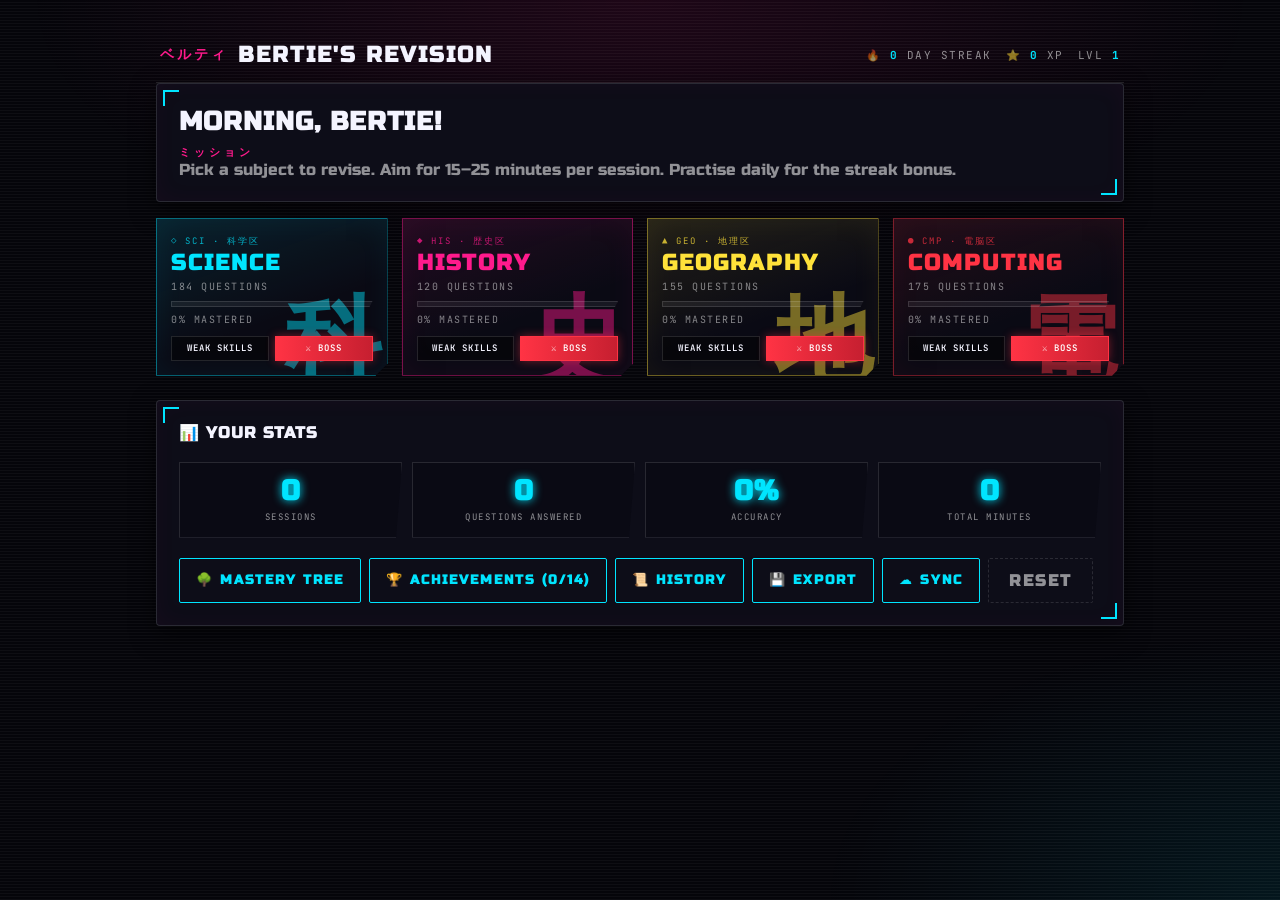
<file: index.html>
<!DOCTYPE html>
<html lang="en">
<head>
<meta charset="UTF-8">
<meta name="viewport" content="width=device-width, initial-scale=1.0">
<title>Bertie's Revision Game</title>
<style>
  :root {
    --bg: #f4f1ea;
    --card: #ffffff;
    --primary: #5b4b8a;
    --primary-dark: #3d3262;
    --accent: #f0a93b;
    --good: #4caf50;
    --bad: #e74c3c;
    --text: #2c2c2c;
    --muted: #888;
    --border: #e0d9cc;
    --science: #2e86de;
    --history: #d35400;
    --geography: #16a085;
    --computing: #8e44ad;
  }
  * { box-sizing: border-box; }
  html, body { margin: 0; padding: 0; font-family: -apple-system, BlinkMacSystemFont, "Segoe UI", Roboto, sans-serif; background: var(--bg); color: var(--text); }
  .app { max-width: 900px; margin: 0 auto; padding: 16px; min-height: 100vh; }
  .hidden { display: none !important; }
  button { font-family: inherit; cursor: pointer; border: none; border-radius: 8px; padding: 12px 20px; font-size: 16px; font-weight: 600; transition: transform 0.1s, background 0.2s; }
  button:hover { transform: translateY(-1px); }
  button:active { transform: translateY(0); }
  .btn-primary { background: var(--primary); color: white; }
  .btn-primary:hover { background: var(--primary-dark); }
  .btn-secondary { background: var(--card); color: var(--primary); border: 2px solid var(--primary); }
  .btn-ghost { background: transparent; color: var(--muted); }
  .card { background: var(--card); border-radius: 16px; padding: 24px; box-shadow: 0 4px 12px rgba(0,0,0,0.06); margin-bottom: 16px; }
  h1 { margin: 0 0 8px; font-size: 28px; }
  h2 { margin: 0 0 12px; font-size: 22px; }
  h3 { margin: 0 0 8px; font-size: 18px; }
  .topbar { display: flex; justify-content: space-between; align-items: center; padding: 16px 0; }
  .topbar .logo { font-weight: 700; font-size: 20px; color: var(--primary); }
  .topbar .stats { display: flex; gap: 16px; font-size: 14px; color: var(--muted); }
  .topbar .stats span strong { color: var(--text); }
  .subject-grid { display: grid; grid-template-columns: repeat(auto-fit, minmax(180px, 1fr)); gap: 16px; }
  .subject-card { cursor: pointer; padding: 24px; border-radius: 16px; color: white; text-align: center; transition: transform 0.15s; box-shadow: 0 4px 12px rgba(0,0,0,0.1); }
  .subject-card:hover { transform: translateY(-4px); }
  .subject-card .icon { font-size: 36px; margin-bottom: 8px; }
  .subject-card h3 { margin: 0 0 4px; font-size: 18px; }
  .subject-card .meta { font-size: 13px; opacity: 0.9; }
  .subject-card.science { background: linear-gradient(135deg, #2e86de, #1f5fa8); }
  .subject-card.history { background: linear-gradient(135deg, #d35400, #a04000); }
  .subject-card.geography { background: linear-gradient(135deg, #16a085, #0e6655); }
  .subject-card.computing { background: linear-gradient(135deg, #8e44ad, #5b2c6f); }
  .progress { height: 8px; border-radius: 4px; background: var(--border); overflow: hidden; margin-top: 8px; }
  .progress-bar { height: 100%; background: var(--accent); transition: width 0.4s; }
  .session-header { display: flex; justify-content: space-between; align-items: center; margin-bottom: 16px; flex-wrap: wrap; gap: 8px; }
  .question-counter { color: var(--muted); font-size: 14px; }
  .question-prompt { font-size: 20px; line-height: 1.5; margin-bottom: 20px; white-space: pre-wrap; }
  .question-meta { display: flex; gap: 8px; flex-wrap: wrap; margin-bottom: 12px; font-size: 12px; }
  .tag { background: var(--border); color: var(--muted); padding: 3px 8px; border-radius: 4px; }
  .tag.tier-introduce { background: #e8f5e9; color: #2e7d32; }
  .tag.tier-strengthen { background: #fff3e0; color: #e65100; }
  .tag.tier-deepen { background: #f3e5f5; color: #6a1b9a; }
  .options { display: flex; flex-direction: column; gap: 8px; }
  .option { padding: 14px 16px; border: 2px solid var(--border); border-radius: 10px; cursor: pointer; background: white; transition: all 0.15s; font-size: 16px; }
  .option:hover { border-color: var(--primary); background: #faf9f5; }
  .option.selected { border-color: var(--primary); background: #efeaff; }
  .option.correct { border-color: var(--good); background: #e8f5e9; }
  .option.incorrect { border-color: var(--bad); background: #ffebee; }
  .option.disabled { cursor: not-allowed; opacity: 0.7; }
  .input-row { display: flex; gap: 8px; align-items: center; margin-top: 12px; }
  .text-input { flex: 1; padding: 12px 16px; font-size: 16px; border: 2px solid var(--border); border-radius: 10px; font-family: inherit; }
  .text-input:focus { outline: none; border-color: var(--primary); }
  .canvas-wrap { margin: 16px 0; border: 2px dashed var(--border); border-radius: 12px; background: white; overflow: hidden; }
  .canvas-toolbar { display: flex; gap: 8px; padding: 8px; border-bottom: 1px solid var(--border); background: #faf9f5; flex-wrap: wrap; }
  .canvas-toolbar button { padding: 6px 12px; font-size: 13px; background: white; border: 1px solid var(--border); color: var(--text); }
  .canvas-toolbar button.active { background: var(--primary); color: white; border-color: var(--primary); }
  .canvas-toolbar .draw-tools { display: none; gap: 8px; }
  .canvas-toolbar.draw-mode .draw-tools { display: flex; }
  .canvas-toolbar .toolbar-hint { margin-left: auto; color: var(--muted); font-size: 13px; align-self: center; }
  #scratchCanvas { display: none; width: 100%; height: 240px; touch-action: none; cursor: crosshair; }
  .canvas-wrap.draw-mode #scratchCanvas { display: block; }
  .canvas-wrap.draw-mode #scratchText { display: none; }
  #scratchText { display: block; width: 100%; min-height: 160px; padding: 12px 14px; border: 0; resize: vertical; font-family: inherit; font-size: 15px; line-height: 1.5; background: white; color: var(--text); box-sizing: border-box; }
  #scratchText:focus { outline: none; }
  .actions { display: flex; gap: 8px; margin-top: 16px; flex-wrap: wrap; }
  .feedback { padding: 16px; border-radius: 10px; margin-top: 16px; }
  .feedback.correct { background: #e8f5e9; border-left: 4px solid var(--good); }
  .feedback.incorrect { background: #ffebee; border-left: 4px solid var(--bad); }
  .feedback h3 { margin: 0 0 8px; }
  .feedback .explanation { font-size: 15px; line-height: 1.5; color: #444; }
  .feedback .further-learning { margin-top: 10px; font-size: 13px; }
  .feedback .further-learning strong { display: block; color: #555; margin-bottom: 4px; }
  .feedback .further-learning a { display: inline-block; margin-right: 10px; color: var(--primary); text-decoration: none; }
  .feedback .further-learning a:hover { text-decoration: underline; }
  .end-screen { text-align: center; padding: 24px; }
  .end-screen .code-display { font-family: 'Menlo', 'Consolas', monospace; font-size: 28px; font-weight: 700; letter-spacing: 2px; background: var(--primary); color: white; padding: 16px 24px; border-radius: 12px; margin: 16px auto; display: inline-block; word-break: break-all; }
  .end-screen .code-display.big { background: linear-gradient(135deg, var(--accent), #d68a1f); }
  .end-screen .code-display.streak { background: linear-gradient(135deg, #f1c40f, #d4a017); animation: pulse 1.5s ease-in-out infinite; }
  .end-screen .code-display.report { background: var(--muted); }
  @keyframes pulse { 0%,100% { transform: scale(1); } 50% { transform: scale(1.05); } }
  .stats-grid { display: grid; grid-template-columns: repeat(auto-fit, minmax(140px, 1fr)); gap: 12px; margin: 20px 0; }
  .stat-box { background: var(--card); padding: 16px; border-radius: 12px; text-align: center; }
  .stat-box .value { font-size: 28px; font-weight: 700; color: var(--primary); }
  .stat-box .label { font-size: 13px; color: var(--muted); margin-top: 4px; }
  .skill-row { display: flex; align-items: center; gap: 12px; padding: 8px 0; }
  .skill-row .skill-name { flex: 1; font-size: 14px; }
  .skill-row .skill-bar { flex: 2; height: 10px; background: var(--border); border-radius: 5px; overflow: hidden; }
  .skill-row .skill-bar-fill { height: 100%; background: var(--accent); transition: width 0.4s; }
  .skill-row .skill-score { font-size: 12px; color: var(--muted); width: 30px; text-align: right; }
  .modal-bg { position: fixed; inset: 0; background: rgba(0,0,0,0.5); display: flex; align-items: center; justify-content: center; z-index: 100; padding: 16px; }
  .modal { background: white; border-radius: 16px; padding: 24px; max-width: 500px; width: 100%; max-height: 90vh; overflow-y: auto; }
  .working-check-canvas { width: 100%; height: 200px; border: 1px solid var(--border); border-radius: 8px; box-sizing: border-box; }
  .working-check-text { height: auto; min-height: 80px; padding: 12px 14px; white-space: pre-wrap; font-family: inherit; font-size: 15px; line-height: 1.5; background: #faf9f5; }
  .celebration { text-align: center; padding: 30px; }
  .celebration .emoji { font-size: 64px; margin-bottom: 16px; }
  .pill { display: inline-block; padding: 4px 12px; border-radius: 20px; font-size: 13px; font-weight: 600; }
  .pill.good { background: #e8f5e9; color: #2e7d32; }
  .pill.bad { background: #ffebee; color: #c62828; }
  .pill.neutral { background: var(--border); color: var(--text); }
  .order-list { display: flex; flex-direction: column; gap: 6px; }
  .order-item { padding: 10px 14px; background: white; border: 2px solid var(--border); border-radius: 8px; cursor: grab; display: flex; align-items: center; gap: 8px; touch-action: none; user-select: none; -webkit-user-select: none; }
  .order-item.dragging { opacity: 0.85; cursor: grabbing; box-shadow: 0 6px 16px rgba(0,0,0,0.15); border-color: var(--primary); z-index: 2; position: relative; }
  .order-item .grip { color: var(--muted); }
  .order-item .move-btns { margin-left: auto; display: flex; gap: 4px; }
  .order-item .move-btns button { padding: 4px 8px; font-size: 12px; background: var(--border); color: var(--text); }
  /* Mastery tree */
  .tree-node { margin-bottom: 6px; }
  .tree-node summary { list-style: none; cursor: pointer; padding: 8px 12px; border-radius: 8px; display: flex; align-items: center; gap: 10px; }
  .tree-node summary::-webkit-details-marker { display: none; }
  .tree-node summary::before { content: "▸"; color: var(--muted); transition: transform 0.15s; display: inline-block; width: 14px; font-size: 14px; }
  .tree-node[open] > summary::before { transform: rotate(90deg); }
  .tree-node summary:hover { background: rgba(91,75,138,0.06); }
  .tree-node-content { padding: 4px 0 4px 26px; border-left: 2px solid var(--border); margin-left: 12px; }
  .tree-label { flex: 1; font-weight: 600; }
  .tree-bar { width: 90px; height: 8px; background: var(--border); border-radius: 4px; overflow: hidden; flex-shrink: 0; }
  .tree-bar-fill { height: 100%; transition: width 0.4s; }
  .tree-pct { font-size: 13px; color: var(--muted); width: 38px; text-align: right; flex-shrink: 0; }
  .tree-meta { font-size: 11px; color: var(--muted); margin-left: 8px; }
  .tree-leaf { display: flex; align-items: center; gap: 10px; padding: 8px 12px; border-radius: 8px; font-size: 14px; }
  .tree-leaf:hover { background: rgba(91,75,138,0.04); }
  .tree-practice { background: transparent; color: var(--primary); border: 1px solid var(--primary); padding: 4px 10px; font-size: 12px; border-radius: 6px; cursor: pointer; }
  .tree-practice:hover { background: var(--primary); color: white; }
  /* Boss battle */
  .boss-banner { background: linear-gradient(135deg, #c0392b, #7e2515); color: white; padding: 16px 20px; border-radius: 12px; margin-bottom: 16px; display: flex; align-items: center; gap: 16px; }
  .boss-banner .icon { font-size: 36px; }
  .boss-banner h3 { margin: 0; color: white; }
  .boss-banner p { margin: 4px 0 0; font-size: 14px; opacity: 0.9; }
  .boss-banner button { margin-left: auto; background: white; color: #c0392b; }
  .boss-timer { font-family: monospace; font-size: 20px; font-weight: 700; padding: 4px 12px; border-radius: 6px; background: #ffebee; color: #c0392b; }
  .boss-timer.warn { background: #ffe0b2; color: #d68a1f; }
  .boss-timer.crit { background: #ffcdd2; color: #c0392b; animation: pulse 0.8s infinite; }
  .achievement-toast { position: fixed; top: 20px; right: 20px; background: var(--card); border-left: 4px solid var(--accent); padding: 12px 16px; border-radius: 8px; box-shadow: 0 4px 16px rgba(0,0,0,0.15); z-index: 200; max-width: 300px; animation: slideIn 0.4s ease-out; }
  .achievement-toast .ach-title { font-weight: 700; color: var(--primary); }
  .achievement-toast .ach-desc { font-size: 13px; color: var(--muted); margin-top: 2px; }
  @keyframes slideIn { from { transform: translateX(120%); opacity: 0; } to { transform: translateX(0); opacity: 1; } }
  .home-actions { display: flex; gap: 8px; flex-wrap: wrap; margin-top: 12px; }
  @media (max-width: 600px) {
    .question-prompt { font-size: 17px; }
    .topbar .stats { gap: 8px; font-size: 12px; }
    .end-screen .code-display { font-size: 20px; }
  }
</style>
<link href="https://fonts.googleapis.com/css2?family=Russo+One&family=Orbitron:wght@500;700;900&family=JetBrains+Mono:wght@400;500;700&display=swap" rel="stylesheet">
<link rel="stylesheet" href="theme-neon-tokyo.css">
<script src="theme-neon-tokyo.js" defer></script>
</head>
<body>
<div class="app" id="app">
  <div id="loading" class="card"><h2>Loading...</h2></div>
</div>

<script>
//=============================================================================
// CONFIG
//=============================================================================
const APP = {
  HMAC_SECRET: "change-me-bertie-2026-revision",  // shared with parent.html — edit both!
  SYNC_URL: "https://ks3-test-sync.poolieweb.workers.dev",  // empty string disables cloud sync
  EPOCH_DAYS_BASE: new Date(2026, 0, 1).getTime(),  // 1 Jan 2026
  SESSION_TARGET_QUESTIONS: 15,
  WORKING_CHECK_INTERVAL: 6,
  MASTERY_THRESHOLDS: { introduce: 40, strengthen: 70, deepen: 90 },
  ELO_K_FACTOR: 6,
  REVIEW_INTERVALS_DAYS: [3, 7, 21, 60],
  STREAK_BONUS_AFTER_DAYS: 7,
  TIER_THRESHOLDS: {
    small: { min_minutes: 12, min_accuracy: 0.65, min_working_checks: 1 },
    big:   { min_minutes: 25, min_accuracy: 0.80, min_working_checks: 2, min_skills_levelled: 2 }
  }
};

const SUBJECTS = [
  { slug: "science",   name: "Science",   icon: "🧪" },
  { slug: "history",   name: "History",   icon: "📜" },
  { slug: "geography", name: "Geography", icon: "🌍" },
  { slug: "computing", name: "Computing", icon: "💻" }
];

const ACHIEVEMENTS = [
  { id: "first_session",   title: "First Steps",      desc: "Complete your first session",        check: (st) => st.totals.sessions >= 1 },
  { id: "streak_3",        title: "On a Roll",         desc: "3-day streak",                        check: (st) => st.streak.current >= 3 },
  { id: "streak_7",        title: "Week Warrior",      desc: "7-day streak — pocket money!",        check: (st) => st.streak.current >= 7 },
  { id: "streak_14",       title: "Fortnight Force",   desc: "14-day streak",                       check: (st) => st.streak.current >= 14 },
  { id: "questions_100",   title: "Century",           desc: "Answer 100 questions",                check: (st) => st.totals.questions >= 100 },
  { id: "questions_500",   title: "Quintuple Century", desc: "Answer 500 questions",                check: (st) => st.totals.questions >= 500 },
  { id: "first_master",    title: "First Mastery",     desc: "Get a skill to 90+",                  check: (st) => Object.values(st.mastery).some(m => m.score >= 90) },
  { id: "ten_masters",     title: "Polymath",          desc: "Master 10 skills",                    check: (st) => Object.values(st.mastery).filter(m => m.score >= 90).length >= 10 },
  { id: "level_5",         title: "Levelled Up",       desc: "Reach level 5",                       check: (st) => st.totals.level >= 5 },
  { id: "level_10",        title: "Veteran",           desc: "Reach level 10",                      check: (st) => st.totals.level >= 10 },
  { id: "boss_slayer",     title: "Boss Slayer",       desc: "Pass your first boss battle",         check: (st) => st.history.some(h => h.boss && h.tier !== "RP") },
  { id: "boss_5",          title: "Boss Hunter",       desc: "Pass 5 boss battles",                 check: (st) => st.history.filter(h => h.boss && h.tier !== "RP").length >= 5 },
  { id: "bookwork_pro",    title: "Bookwork Pro",      desc: "Pass 20 working checks total",        check: (st) => st.history.reduce((s,h) => s + (h.wpass||0), 0) >= 20 },
  { id: "all_subjects",    title: "Renaissance",       desc: "Practise all four subjects",          check: (st) => new Set(st.history.map(h => h.subject)).size >= 4 }
];

//=============================================================================
// STATE
//=============================================================================
let State = null;
let QuestionBanks = {};  // { subject: { unit: [...questions] } }
let Profile = { name: "Bertie", mascot: "owl", theme: "ocean" };
let Session = null;

function defaultState() {
  return {
    schema_version: 2,
    created: new Date().toISOString(),
    totals: { xp: 0, level: 1, sessions: 0, questions: 0, correct: 0, minutes: 0 },
    streak: { current: 0, longest: 0, last_active: null, skips_available: 1 },
    mastery: {},     // skill_tag -> { score, attempts, correct, last_seen, next_review }
    history: [],     // session summaries
    seen_questions: {}, // qid -> { attempts, last_seen }
    achievements: [],   // unlocked achievement ids
    boss_cooldown: {}   // subject -> last boss battle date (YYYY-MM-DD)
  };
}

function ensureSchema() {
  if (!State.achievements) State.achievements = [];
  if (!State.boss_cooldown) State.boss_cooldown = {};
}

function loadState() {
  try {
    const raw = localStorage.getItem("revisionGameState");
    State = raw ? JSON.parse(raw) : defaultState();
  } catch (e) { State = defaultState(); }
  ensureSchema();
}

function saveState() {
  State.updated = Date.now();
  localStorage.setItem("revisionGameState", JSON.stringify(State));
  schedulePush();
}

//=============================================================================
// LOADING QUESTION BANKS
//=============================================================================
async function loadQuestionBanks() {
  for (const sub of SUBJECTS) {
    try {
      const idx = await fetch(`questions/${sub.slug}/_index.json`).then(r => r.json());
      QuestionBanks[sub.slug] = { units: [], total: 0 };
      for (const u of (idx.units || [])) {
        try {
          const file = await fetch(`questions/${sub.slug}/${u.slug}.json`).then(r => r.json());
          const qs = file.questions || [];
          QuestionBanks[sub.slug].units.push({ slug: u.slug, name: u.name || u.slug, questions: qs });
          QuestionBanks[sub.slug].total += qs.length;
        } catch (e) { console.warn(`Could not load ${sub.slug}/${u.slug}`, e); }
      }
    } catch (e) { console.warn(`Could not load index for ${sub.slug}`, e); QuestionBanks[sub.slug] = { units: [], total: 0 }; }
  }
}

async function loadProfile() {
  try { Profile = await fetch("profile.json").then(r => r.json()); }
  catch (e) { /* use defaults */ }
}

//=============================================================================
// CODE GENERATION (HMAC-SHA256, truncated)
//=============================================================================
async function hmac(message, secret) {
  const enc = new TextEncoder();
  const key = await crypto.subtle.importKey("raw", enc.encode(secret), { name: "HMAC", hash: "SHA-256" }, false, ["sign"]);
  const sig = await crypto.subtle.sign("HMAC", key, enc.encode(message));
  return Array.from(new Uint8Array(sig)).map(b => b.toString(16).padStart(2, "0")).join("");
}

function dayNumber() { return Math.floor((Date.now() - APP.EPOCH_DAYS_BASE) / 86400000); }

async function generateCode(payload) {
  // payload: { tier, day, ctr, mins, qs, correct, levels, wpass, wfail }
  // Pack into a compact base32-like string
  const data = `${payload.tier}|${payload.day}|${payload.ctr}|${payload.mins}|${payload.qs}|${payload.correct}|${payload.levels}|${payload.wpass}|${payload.wfail}`;
  const sig = await hmac(data, APP.HMAC_SECRET);
  const b64 = btoa(data).replace(/=/g, "").replace(/\+/g, "-").replace(/\//g, "_");
  const sig8 = sig.substring(0, 8).toUpperCase();
  const prefix = payload.tier;
  // Split into readable chunks
  const combined = b64 + sig8;
  const chunked = combined.match(/.{1,5}/g).join("-");
  return `${prefix}-${chunked}`;
}

function classifyTier(stats, opts = {}) {
  if (opts.boss) {
    // Boss: pass = BOSS, fail = RP
    if (stats.accuracy >= 0.70 && stats.questions >= 8) return "BOSS";
    return "RP";
  }
  const t = APP.TIER_THRESHOLDS;
  const bigOk = stats.minutes >= t.big.min_minutes && stats.accuracy >= t.big.min_accuracy
    && stats.working_passed >= (t.big.min_working_checks || 0)
    && stats.skills_levelled >= (t.big.min_skills_levelled || 0);
  if (bigOk) return "BIG";
  const smOk = stats.minutes >= t.small.min_minutes && stats.accuracy >= t.small.min_accuracy
    && stats.working_passed >= (t.small.min_working_checks || 0);
  if (smOk) {
    if (State.streak.current + 1 >= APP.STREAK_BONUS_AFTER_DAYS) return "WIN";
    return "SM";
  }
  return "RP";
}

//=============================================================================
// MASTERY ENGINE (Elo-style)
//=============================================================================
function getMastery(tag) {
  if (!State.mastery[tag]) {
    State.mastery[tag] = { score: 50, attempts: 0, correct: 0, last_seen: null, next_review: null };
  }
  return State.mastery[tag];
}

function expectedProb(masteryScore, difficulty) {
  // Convert difficulty (1-5) to a "skill threshold" (20-100)
  const skillTarget = 20 + (difficulty - 1) * 20;
  const diff = masteryScore - skillTarget;
  return 1 / (1 + Math.exp(-diff / 15));
}

function updateMastery(q, correct, hintUsed) {
  const k = APP.ELO_K_FACTOR;
  for (const tag of (q.skill_tags || [])) {
    const m = getMastery(tag);
    const expected = expectedProb(m.score, q.difficulty || 2);
    const actual = correct ? (hintUsed ? 0.7 : 1) : 0;
    m.score = Math.max(0, Math.min(100, m.score + k * (actual - expected)));
    m.attempts++;
    if (correct) m.correct++;
    m.last_seen = new Date().toISOString();
    // Spaced review: schedule next review based on score
    if (m.score >= 90) {
      // Mastered — schedule next review
      const intervalDays = APP.REVIEW_INTERVALS_DAYS[Math.min(3, Math.floor((m.correct - 1) / 3))];
      const next = new Date(); next.setDate(next.getDate() + intervalDays);
      m.next_review = next.toISOString();
    } else {
      m.next_review = null;
    }
  }
}

function skillsLevelledThisSession() {
  // Compare against snapshot taken at start of session
  let count = 0;
  if (!Session.masterySnapshot) return 0;
  for (const tag in State.mastery) {
    const before = Session.masterySnapshot[tag] || 50;
    const after = State.mastery[tag].score;
    const beforeTier = tierFor(before);
    const afterTier = tierFor(after);
    if (afterTier !== beforeTier && after > before) count++;
  }
  return count;
}

function tierFor(score) {
  if (score >= APP.MASTERY_THRESHOLDS.deepen) return "mastered";
  if (score >= APP.MASTERY_THRESHOLDS.strengthen) return "deepen";
  if (score >= APP.MASTERY_THRESHOLDS.introduce) return "strengthen";
  return "introduce";
}

//=============================================================================
// SESSION COMPOSER
//=============================================================================
function pickSessionQuestions(subjectSlug, count, opts = {}) {
  // opts: { skillFilter: string (only Qs with this tag), boss: bool (diverse mix), weakOnly: bool }
  const bank = QuestionBanks[subjectSlug];
  if (!bank || !bank.units.length) return [];
  let all = bank.units.flatMap(u => u.questions);
  if (opts.skillFilter) all = all.filter(q => (q.skill_tags || []).includes(opts.skillFilter));
  if (opts.weakOnly) {
    all = all.filter(q => {
      const avg = (q.skill_tags || []).reduce((s, t) => s + getMastery(t).score, 0) / Math.max(1, q.skill_tags?.length || 1);
      return avg < 70;
    });
  }
  if (!all.length) return [];

  // Score each question by need
  const now = Date.now();
  const scored = all.map(q => {
    const seen = State.seen_questions[q.id];
    let need = 50;
    if (!seen) need += 20;
    else {
      const daysSince = (now - new Date(seen.last_seen).getTime()) / 86400000;
      if (daysSince < 1) need -= 30;
    }
    const tagAvg = (q.skill_tags || []).reduce((s, t) => s + getMastery(t).score, 0) / Math.max(1, q.skill_tags?.length || 1);
    if (opts.boss) {
      // Boss mode: prefer diverse difficulty across the test, mid-to-high difficulty
      need += (q.difficulty || 2) * 3;
    } else {
      // Adaptive: match difficulty to mastery
      const targetDiff = Math.max(1, Math.min(5, Math.round(1 + tagAvg / 20)));
      need -= Math.abs((q.difficulty || 2) - targetDiff) * 5;
    }
    for (const t of (q.skill_tags || [])) {
      const m = getMastery(t);
      if (m.next_review && new Date(m.next_review).getTime() <= now) need += 25;
    }
    return { q, need: need + Math.random() * 5 };
  });

  scored.sort((a, b) => b.need - a.need);
  let selected = scored.slice(0, count).map(x => x.q);
  // For boss mode, ensure variety across units
  if (opts.boss && bank.units.length > 1) {
    const byUnit = {};
    for (const q of selected) byUnit[q.unit] = (byUnit[q.unit] || 0) + 1;
    const targetPerUnit = Math.ceil(count / bank.units.length);
    if (Object.values(byUnit).some(c => c > targetPerUnit + 1)) {
      // Rebalance: pick top N from each unit
      const perUnit = Math.ceil(count / bank.units.length);
      selected = [];
      for (const u of bank.units) {
        const unitScored = scored.filter(s => s.q.unit === u.slug).slice(0, perUnit);
        selected.push(...unitScored.map(s => s.q));
      }
      selected = selected.slice(0, count);
    }
  }
  return selected;
}

function bossEligible(subjectSlug) {
  const today = new Date().toISOString().split("T")[0];
  if (State.boss_cooldown[subjectSlug] === today) return { ok: false, reason: "Already battled today — try again tomorrow." };
  const mastery = subjectAvgMastery(subjectSlug);
  if (mastery < 30) return { ok: false, reason: `Practise more first — boss unlocks at 30% mastery (you're at ${Math.round(mastery)}%).` };
  return { ok: true };
}

//=============================================================================
// ANSWER VALIDATION
//=============================================================================
function normaliseText(s) {
  return String(s || "")
    .trim()
    .toLowerCase()
    .replace(/\s+/g, " ")
    .replace(/[.!?,;:'"]+$/g, "")   // strip trailing punctuation (e.g. "Engels." → "Engels")
    .replace(/^['"]+/g, "")          // strip leading quotes
    .trim();
}

function checkAnswer(q, response) {
  if (q.type === "mcq") return response === q.answer;
  if (q.type === "numeric") {
    const r = normaliseText(response);
    const accepted = [String(q.answer), ...(q.accepted || [])].map(normaliseText);
    return accepted.includes(r);
  }
  if (q.type === "text") {
    const r = normaliseText(response);
    const accepted = [String(q.answer), ...(q.accepted || [])].map(normaliseText);
    return accepted.includes(r);
  }
  if (q.type === "multi-select") {
    if (!Array.isArray(response) || !Array.isArray(q.answer)) return false;
    if (response.length !== q.answer.length) return false;
    const r = [...response].sort();
    const a = [...q.answer].sort();
    return r.every((v, i) => v === a[i]);
  }
  if (q.type === "order") {
    if (!Array.isArray(response) || !Array.isArray(q.answer)) return false;
    return response.length === q.answer.length && response.every((v, i) => v === q.answer[i]);
  }
  return false;
}

//=============================================================================
// RENDERING
//=============================================================================
const $ = (sel) => document.querySelector(sel);
const $$ = (sel) => Array.from(document.querySelectorAll(sel));

function renderApp() {
  const app = $("#app");
  app.innerHTML = `
    <div class="topbar">
      <div class="logo">${Profile.name}'s Revision</div>
      <div class="stats">
        <span>🔥 <strong>${State.streak.current}</strong> day streak</span>
        <span>⭐ <strong>${State.totals.xp}</strong> XP</span>
        <span>Lvl <strong>${State.totals.level}</strong></span>
      </div>
    </div>
    <div id="main"></div>
  `;
  renderHome();
}

function renderHome() {
  const main = $("#main");
  const greeting = greetingFor();
  const totals = State.totals;
  main.innerHTML = `
    <div class="card">
      <h1>${greeting}, ${Profile.name}!</h1>
      <p style="color: var(--muted); margin: 0;">Pick a subject to revise. Aim for 15–25 minutes per session. Practise daily for the streak bonus.</p>
    </div>
    <div class="subject-grid">
      ${SUBJECTS.map(s => {
        const bank = QuestionBanks[s.slug] || { total: 0 };
        const mastery = subjectAvgMastery(s.slug);
        const elig = bossEligible(s.slug);
        return `
          <div class="subject-card ${s.slug}">
            <div style="cursor: pointer;" onclick="startSession('${s.slug}')">
              <div class="icon">${s.icon}</div>
              <h3>${s.name}</h3>
              <div class="meta">${bank.total} questions</div>
              <div class="progress"><div class="progress-bar" style="width: ${mastery}%"></div></div>
              <div class="meta" style="margin-top: 6px;">${Math.round(mastery)}% mastered</div>
            </div>
            <div class="home-actions">
              <button class="btn-secondary" style="padding: 6px 12px; font-size: 12px; background: rgba(255,255,255,0.2); color: white; border-color: rgba(255,255,255,0.4);" onclick="event.stopPropagation(); startPracticeWeak('${s.slug}')">Weak skills</button>
              <button class="btn-secondary" style="padding: 6px 12px; font-size: 12px; background: ${elig.ok ? '#c0392b' : 'rgba(255,255,255,0.15)'}; color: white; border-color: rgba(255,255,255,0.4);" onclick="event.stopPropagation(); startBossBattle('${s.slug}')" ${elig.ok ? '' : 'title="' + escapeAttr(elig.reason) + '"'}>⚔️ Boss</button>
            </div>
          </div>
        `;
      }).join("")}
    </div>
    <div class="card" style="margin-top: 24px;">
      <h3>📊 Your stats</h3>
      <div class="stats-grid">
        <div class="stat-box"><div class="value">${totals.sessions}</div><div class="label">Sessions</div></div>
        <div class="stat-box"><div class="value">${totals.questions}</div><div class="label">Questions answered</div></div>
        <div class="stat-box"><div class="value">${totals.questions ? Math.round(100 * totals.correct / totals.questions) : 0}%</div><div class="label">Accuracy</div></div>
        <div class="stat-box"><div class="value">${totals.minutes}</div><div class="label">Total minutes</div></div>
      </div>
      <div style="display: flex; gap: 8px; flex-wrap: wrap; margin-top: 16px;">
        <button class="btn-secondary" onclick="showMasteryTree()">🌳 Mastery tree</button>
        <button class="btn-secondary" onclick="showAchievements()">🏆 Achievements (${State.achievements.length}/${ACHIEVEMENTS.length})</button>
        <button class="btn-secondary" onclick="showHistory()">📜 History</button>
        <button class="btn-secondary" onclick="exportData()">💾 Export</button>
        <button class="btn-secondary" onclick="showSyncModal()">☁️ Sync${getSyncPin() ? ' ✓' : ''}</button>
        <button class="btn-ghost" onclick="if(confirm('Reset all progress on this device? This also disconnects cloud sync. Cannot be undone.')) { localStorage.removeItem('revisionGameState'); localStorage.removeItem('syncPin'); location.reload(); }">Reset</button>
      </div>
    </div>
  `;
}

function greetingFor() {
  const h = new Date().getHours();
  if (h < 12) return "Morning";
  if (h < 17) return "Afternoon";
  return "Evening";
}

function subjectAvgMastery(slug) {
  const bank = QuestionBanks[slug];
  if (!bank) return 0;
  const tags = new Set();
  for (const u of bank.units) for (const q of u.questions) for (const t of (q.skill_tags || [])) tags.add(t);
  if (!tags.size) return 0;
  // Only count skills the player has actually attempted — untouched skills sit at the Elo
  // midpoint of 50 internally, but showing that as "50% mastered" misleads a fresh player.
  let sum = 0, n = 0;
  for (const t of tags) {
    const m = getMastery(t);
    if (m.attempts > 0) { sum += m.score; n++; }
  }
  return n ? sum / n : 0;
}

function masteryColor(score) {
  if (score >= 90) return "#4caf50";       // mastered
  if (score >= 70) return "#8bc34a";       // deepen
  if (score >= 40) return "#f0a93b";       // strengthen
  return "#cfa67a";                          // introduce
}

function buildMasteryTree() {
  // Returns: { subject -> { name, icon, score, attempts, units: { unit -> { name, score, attempts, topics: { topic -> { name, score, attempts, skills: { tag -> mastery } } } } } } }
  const tree = {};
  for (const sub of SUBJECTS) {
    const bank = QuestionBanks[sub.slug];
    if (!bank || !bank.units.length) continue;
    tree[sub.slug] = { name: sub.name, icon: sub.icon, units: {}, allTags: new Set() };
    for (const unit of bank.units) {
      const unitNode = { name: unit.name, topics: {}, tags: new Set() };
      for (const q of unit.questions) {
        const topicKey = q.topic || unit.slug;
        if (!unitNode.topics[topicKey]) unitNode.topics[topicKey] = { name: topicKey, tags: new Set(), questionCount: 0 };
        unitNode.topics[topicKey].questionCount++;
        for (const t of (q.skill_tags || [])) {
          unitNode.topics[topicKey].tags.add(t);
          unitNode.tags.add(t);
          tree[sub.slug].allTags.add(t);
        }
      }
      tree[sub.slug].units[unit.slug] = unitNode;
    }
  }
  return tree;
}

function avgMasteryOfTags(tags) {
  if (!tags || !tags.size) return 0;
  // Average only over attempted skills so fresh state reads 0%, not the Elo midpoint of 50.
  let sum = 0, n = 0;
  for (const t of tags) {
    const m = getMastery(t);
    if (m.attempts > 0) { sum += m.score; n++; }
  }
  return n ? sum / n : 0;
}

function sumAttemptsOfTags(tags) {
  let sum = 0;
  for (const t of tags) sum += getMastery(t).attempts;
  return sum;
}

function showMasteryTree() {
  const tree = buildMasteryTree();
  let html = `<div class="card"><h2>🌳 Mastery Tree</h2>
    <p style="color: var(--muted); font-size: 14px;">Click a subject to expand. Click <em>Practise</em> on any skill to start a focused session on just that skill.</p>`;

  for (const subSlug in tree) {
    const sub = tree[subSlug];
    const subScore = avgMasteryOfTags(sub.allTags);
    const subAttempts = sumAttemptsOfTags(sub.allTags);
    const open = subScore < 70 ? "open" : "";
    html += `
      <details class="tree-node" ${open}>
        <summary style="background: linear-gradient(90deg, rgba(91,75,138,0.04), transparent);">
          <span style="font-size: 22px;">${sub.icon}</span>
          <span class="tree-label" style="font-size: 17px;">${sub.name}</span>
          <span class="tree-meta">${subAttempts} attempts</span>
          <div class="tree-bar"><div class="tree-bar-fill" style="width: ${subScore}%; background: ${masteryColor(subScore)};"></div></div>
          <span class="tree-pct">${Math.round(subScore)}%</span>
        </summary>
        <div class="tree-node-content">`;
    for (const unitSlug in sub.units) {
      const unit = sub.units[unitSlug];
      const unitScore = avgMasteryOfTags(unit.tags);
      const unitAttempts = sumAttemptsOfTags(unit.tags);
      const topicCount = Object.keys(unit.topics).length;
      // Don't show topic layer if it's identical to unit (single-topic units)
      const showTopics = topicCount > 1;
      html += `
        <details class="tree-node">
          <summary>
            <span class="tree-label">${escapeHtml(unit.name)}</span>
            <span class="tree-meta">${unitAttempts} attempts</span>
            <div class="tree-bar"><div class="tree-bar-fill" style="width: ${unitScore}%; background: ${masteryColor(unitScore)};"></div></div>
            <span class="tree-pct">${Math.round(unitScore)}%</span>
          </summary>
          <div class="tree-node-content">`;
      if (showTopics) {
        // Show topic layer
        const sortedTopics = Object.entries(unit.topics).sort((a, b) => avgMasteryOfTags(a[1].tags) - avgMasteryOfTags(b[1].tags));
        for (const [topicSlug, topic] of sortedTopics) {
          const topicScore = avgMasteryOfTags(topic.tags);
          const topicAttempts = sumAttemptsOfTags(topic.tags);
          html += `
            <details class="tree-node">
              <summary>
                <span class="tree-label">${escapeHtml(topic.name)}</span>
                <span class="tree-meta">${topicAttempts} attempts · ${topic.questionCount} questions</span>
                <div class="tree-bar"><div class="tree-bar-fill" style="width: ${topicScore}%; background: ${masteryColor(topicScore)};"></div></div>
                <span class="tree-pct">${Math.round(topicScore)}%</span>
              </summary>
              <div class="tree-node-content">`;
          const tags = Array.from(topic.tags).sort((a, b) => getMastery(a).score - getMastery(b).score);
          for (const tag of tags) {
            const m = getMastery(tag);
            html += `<div class="tree-leaf">
              <span class="tree-label" style="font-weight: 400;">${escapeHtml(tag)}</span>
              <span class="tree-meta">${m.attempts}× tried</span>
              <div class="tree-bar"><div class="tree-bar-fill" style="width: ${m.score}%; background: ${masteryColor(m.score)};"></div></div>
              <span class="tree-pct">${Math.round(m.score)}</span>
              <button class="tree-practice" onclick="startSkillFocus('${subSlug}', '${escapeAttr(tag)}')">Practise</button>
            </div>`;
          }
          html += `</div></details>`;
        }
      } else {
        // Just show the skills directly under the unit
        const tags = Array.from(unit.tags).sort((a, b) => getMastery(a).score - getMastery(b).score);
        for (const tag of tags) {
          const m = getMastery(tag);
          html += `<div class="tree-leaf">
            <span class="tree-label" style="font-weight: 400;">${escapeHtml(tag)}</span>
            <span class="tree-meta">${m.attempts}× tried</span>
            <div class="tree-bar"><div class="tree-bar-fill" style="width: ${m.score}%; background: ${masteryColor(m.score)};"></div></div>
            <span class="tree-pct">${Math.round(m.score)}</span>
            <button class="tree-practice" onclick="startSkillFocus('${subSlug}', '${escapeAttr(tag)}')">Practise</button>
          </div>`;
        }
      }
      html += `</div></details>`;
    }
    html += `</div></details>`;
  }
  html += `<div style="margin-top: 16px; padding: 12px; background: var(--bg); border-radius: 8px; font-size: 13px; color: var(--muted);">
    <strong>Colour key:</strong>
    <span style="color: #cfa67a;">■ Introduce (0–40)</span> ·
    <span style="color: #f0a93b;">■ Strengthen (40–70)</span> ·
    <span style="color: #8bc34a;">■ Deepen (70–90)</span> ·
    <span style="color: #4caf50;">■ Mastered (90+)</span>
  </div>`;
  html += `<button class="btn-primary" style="margin-top: 20px;" onclick="renderHome()">← Back</button></div>`;
  $("#main").innerHTML = html;
}

function showAchievements() {
  const main = $("#main");
  let html = `<div class="card"><h2>🏆 Achievements</h2>
    <p style="color: var(--muted);">Unlocked ${State.achievements.length} of ${ACHIEVEMENTS.length}.</p>
    <div style="display: grid; grid-template-columns: repeat(auto-fit, minmax(220px, 1fr)); gap: 12px; margin-top: 16px;">`;
  for (const ach of ACHIEVEMENTS) {
    const unlocked = State.achievements.includes(ach.id);
    html += `
      <div style="padding: 16px; border-radius: 12px; background: ${unlocked ? '#000000' : '#222222'}; border: 2px solid ${unlocked ? 'var(--accent)' : 'var(--border)'}; opacity: ${unlocked ? 1 : 0.5};">
        <div style="font-size: 28px;">${unlocked ? '🏆' : '🔒'}</div>
        <div style="font-weight: 700; margin-top: 4px;">${ach.title}</div>
        <div style="font-size: 13px; color: var(--muted); margin-top: 4px;">${ach.desc}</div>
      </div>`;
  }
  html += `</div><button class="btn-primary" style="margin-top: 20px;" onclick="renderHome()">← Back</button></div>`;
  main.innerHTML = html;
}

function showHistory() {
  const main = $("#main");
  let html = `<div class="card"><h2>📜 Session History</h2>`;
  if (!State.history.length) {
    html += `<p style="color: var(--muted);">No sessions yet — pick a subject from the home page to start.</p>`;
  } else {
    html += `<div style="margin-top: 12px;">`;
    for (const h of State.history.slice(0, 50)) {
      const d = new Date(h.date);
      const dateStr = d.toLocaleDateString("en-GB", { weekday: "short", day: "numeric", month: "short", hour: "2-digit", minute: "2-digit" });
      const tierBadge = { SM: 'badge-sm', BIG: 'badge-big', WIN: 'badge-win', RP: 'badge-rp', BOSS: 'badge-big' }[h.tier] || 'badge-rp';
      html += `<div class="ledger-entry" style="display: grid; grid-template-columns: 80px 1fr auto auto; gap: 12px; align-items: center; padding: 10px 0; border-bottom: 1px solid var(--border); font-size: 14px;">
        <span class="badge ${tierBadge}" style="padding: 3px 8px; border-radius: 4px; font-size: 11px;">${h.boss ? '⚔️ ' : ''}${h.tier}</span>
        <span>${escapeHtml(h.subject)} <span style="color: var(--muted); font-size: 12px;">${dateStr}</span></span>
        <span style="color: var(--muted); font-size: 12px;">${h.minutes}m · ${h.questions}q · ${Math.round((h.accuracy || 0) * 100)}%</span>
        <code style="font-size: 11px; color: var(--muted);">${escapeHtml(h.code).substring(0, 20)}...</code>
      </div>`;
    }
    html += `</div>`;
  }
  html += `<button class="btn-primary" style="margin-top: 20px;" onclick="renderHome()">← Back</button></div>`;
  main.innerHTML = html;
}

window.showMasteryTree = showMasteryTree;
window.showAchievements = showAchievements;
window.showHistory = showHistory;

function showAchievementToast(ach) {
  const toast = document.createElement("div");
  toast.className = "achievement-toast";
  toast.innerHTML = `🏆 <strong class="ach-title">${escapeHtml(ach.title)}</strong>
    <div class="ach-desc">${escapeHtml(ach.desc)}</div>`;
  document.body.appendChild(toast);
  setTimeout(() => { toast.style.transition = "opacity 0.4s"; toast.style.opacity = "0"; setTimeout(() => toast.remove(), 400); }, 4000);
}

function exportData() {
  const data = JSON.stringify(State, null, 2);
  const blob = new Blob([data], { type: "application/json" });
  const url = URL.createObjectURL(blob);
  const a = document.createElement("a");
  a.href = url;
  a.download = `revision-progress-${new Date().toISOString().split('T')[0]}.json`;
  a.click();
  URL.revokeObjectURL(url);
}

//=============================================================================
// SESSION
//=============================================================================
function startSession(subjectSlug, opts = {}) {
  // opts: { boss: bool, skillFilter: string, weakOnly: bool }
  const count = opts.boss ? 10 : APP.SESSION_TARGET_QUESTIONS;
  const questions = pickSessionQuestions(subjectSlug, count, opts);
  if (!questions.length) {
    alert(opts.skillFilter ? "Not enough questions for this skill yet." : "No questions available for this subject yet.");
    return;
  }
  const snap = {};
  for (const t in State.mastery) snap[t] = State.mastery[t].score;
  Session = {
    subject: subjectSlug,
    questions,
    index: 0,
    correct: 0,
    answered: 0,
    hintsUsed: 0,
    startTime: Date.now(),
    canvasData: {},
    workingPassed: 0,
    workingFailed: 0,
    workingChecksDue: false,
    awaitingWorkingCheck: null,
    masterySnapshot: snap,
    correctRecent: [],
    boss: !!opts.boss,
    skillFilter: opts.skillFilter || null,
  };
  if (opts.boss) State.boss_cooldown[subjectSlug] = new Date().toISOString().split("T")[0];
  renderQuestion();
}

window.startBossBattle = (subjectSlug) => {
  const elig = bossEligible(subjectSlug);
  if (!elig.ok) { alert(elig.reason); return; }
  const subj = SUBJECTS.find(s => s.slug === subjectSlug);
  if (!confirm(`Boss battle: 10 questions across ${subj.name}, no hints, no retries. 70%+ wins the BIG code. Ready?`)) return;
  startSession(subjectSlug, { boss: true });
};

window.startPracticeWeak = (subjectSlug) => startSession(subjectSlug, { weakOnly: true });
window.startSkillFocus = (subjectSlug, skillTag) => startSession(subjectSlug, { skillFilter: skillTag });

function renderQuestion() {
  if (Session.index >= Session.questions.length) { return endSession(); }
  // Working check fires every N questions (not in boss mode)
  if (!Session.boss && Session.answered > 0 && Session.answered % APP.WORKING_CHECK_INTERVAL === 0 && !Session.workingChecksDue && Session.correctRecent.length > 0) {
    Session.workingChecksDue = true;
    return renderWorkingCheck();
  }
  Session.workingChecksDue = false;

  const q = Session.questions[Session.index];
  const main = $("#main");
  const progress = ((Session.index) / Session.questions.length * 100).toFixed(0);
  let inputHtml = "";
  if (q.type === "mcq") {
    inputHtml = `<div class="options" id="optionsArea">
      ${q.options.map(opt => `<div class="option" data-opt="${escapeAttr(opt)}" onclick="selectMcq(this)">${escapeHtml(opt)}</div>`).join("")}
    </div>`;
  } else if (q.type === "multi-select") {
    inputHtml = `<div class="options" id="optionsArea">
      ${q.options.map(opt => `<div class="option" data-opt="${escapeAttr(opt)}" onclick="toggleMulti(this)">${escapeHtml(opt)}</div>`).join("")}
    </div>`;
  } else if (q.type === "order") {
    const shuffled = [...q.options].sort(() => Math.random() - 0.5);
    inputHtml = `<div class="order-list" id="orderArea">
      ${shuffled.map((opt, i) => `<div class="order-item" data-opt="${escapeAttr(opt)}" onpointerdown="startOrderDrag(event, this)">
        <span class="grip">≡</span><span>${escapeHtml(opt)}</span>
        <div class="move-btns"><button onclick="moveOrder(this, -1)">↑</button><button onclick="moveOrder(this, 1)">↓</button></div>
      </div>`).join("")}
    </div>`;
  } else {
    const placeholder = q.type === "numeric" ? "Enter a number..." : "Type your answer...";
    inputHtml = `<div class="input-row">
      <input type="text" class="text-input" id="textInput" placeholder="${placeholder}" autocomplete="off" onkeydown="if(event.key==='Enter') submitAnswer()">
    </div>`;
  }
  const canvasHtml = q.working_required ? `
    <div class="canvas-wrap" id="workpadWrap">
      <div class="canvas-toolbar" id="workpadToolbar">
        <button id="textModeBtn" class="active" onclick="setWorkpadMode('text')">📝 Text</button>
        <button id="drawModeBtn" onclick="setWorkpadMode('draw')">✏️ Draw</button>
        <div class="draw-tools">
          <button id="penBtn" class="active" onclick="setTool('pen')">Pen</button>
          <button id="eraserBtn" onclick="setTool('eraser')">🧹 Eraser</button>
        </div>
        <button onclick="clearWorkpad()">Clear</button>
        <span class="toolbar-hint">Show your working ↓</span>
      </div>
      <textarea id="scratchText" placeholder="Type your working here..." spellcheck="false"></textarea>
      <canvas id="scratchCanvas"></canvas>
    </div>` : "";

  const bossBanner = Session.boss ? `
    <div class="boss-banner">
      <div class="icon">⚔️</div>
      <div>
        <h3>BOSS BATTLE</h3>
        <p>No hints, no retries. 70%+ wins the BIG code.</p>
      </div>
    </div>` : "";
  const focusBanner = Session.skillFilter ? `
    <div class="card" style="background: #efeaff; padding: 12px 16px; margin-bottom: 12px;">
      <strong>🎯 Focus session:</strong> <code>${escapeHtml(Session.skillFilter)}</code>
    </div>` : "";
  main.innerHTML = `
    ${bossBanner}${focusBanner}
    <div class="card">
      <div class="session-header">
        <div class="question-counter">Question ${Session.index + 1} of ${Session.questions.length}${Session.boss ? " · BOSS" : ""}</div>
        <button class="btn-ghost" onclick="if(confirm('End session early?')) endSession()">End session</button>
      </div>
      <div class="progress"><div class="progress-bar" style="width: ${progress}%"></div></div>
      <div class="question-meta" style="margin-top: 16px;">
        <span class="tag tier-${q.tier}">${q.tier}</span>
        <span class="tag">${q.topic || q.unit}</span>
        <span class="tag">~${q.estimated_seconds}s</span>
      </div>
      <div class="question-prompt">${escapeHtml(q.prompt)}</div>
      ${inputHtml}
      ${canvasHtml}
      <div class="actions">
        <button class="btn-primary" onclick="submitAnswer()">Submit</button>
        ${Session.boss ? "" : `<button class="btn-secondary" id="hintBtn" onclick="showHint()">💡 Hint</button>`}
      </div>
      <div id="feedback"></div>
    </div>
  `;
  if (q.type === "text" || q.type === "numeric") $("#textInput").focus();
  if (q.working_required) initWorkpad();
}

let currentSelections = []; // for multi-select

window.selectMcq = (el) => {
  $$("#optionsArea .option").forEach(o => o.classList.remove("selected"));
  el.classList.add("selected");
};
window.toggleMulti = (el) => {
  el.classList.toggle("selected");
};
window.moveOrder = (btn, dir) => {
  const item = btn.closest(".order-item");
  const parent = item.parentElement;
  const items = Array.from(parent.children);
  const i = items.indexOf(item);
  if (dir === -1 && i > 0) parent.insertBefore(item, items[i - 1]);
  if (dir === 1 && i < items.length - 1) parent.insertBefore(items[i + 1], item);
};

// Pointer-event drag (works on mouse + touch). HTML5 native drag is unreliable on iPad.
let orderDrag = null;

window.startOrderDrag = (e, item) => {
  if (item.classList.contains("disabled")) return;
  if (e.target.closest(".move-btns")) return;  // let arrow buttons handle their own clicks
  e.preventDefault();
  orderDrag = { item, parent: item.parentElement, startY: e.clientY, pointerId: e.pointerId };
  item.setPointerCapture(e.pointerId);
  item.classList.add("dragging");
  item.style.transition = "none";
  item.addEventListener("pointermove", onOrderDragMove);
  item.addEventListener("pointerup", onOrderDragEnd);
  item.addEventListener("pointercancel", onOrderDragEnd);
};

function onOrderDragMove(e) {
  if (!orderDrag) return;
  const { item, parent, startY } = orderDrag;
  const delta = e.clientY - startY;
  item.style.transform = `translateY(${delta}px)`;
  const rect = item.getBoundingClientRect();
  const mid = rect.top + rect.height / 2;
  for (const other of Array.from(parent.children)) {
    if (other === item) continue;
    const r = other.getBoundingClientRect();
    if (mid > r.top && mid < r.bottom) {
      const items = Array.from(parent.children);
      const dragIdx = items.indexOf(item);
      const otherIdx = items.indexOf(other);
      if (otherIdx < dragIdx) parent.insertBefore(item, other);
      else parent.insertBefore(item, other.nextSibling);
      // Reset origin so the item visually snaps to its new slot, no jump.
      orderDrag.startY = e.clientY;
      item.style.transform = "";
      break;
    }
  }
}

function onOrderDragEnd(e) {
  if (!orderDrag) return;
  const { item, pointerId } = orderDrag;
  item.style.transform = "";
  item.style.transition = "";
  item.classList.remove("dragging");
  item.removeEventListener("pointermove", onOrderDragMove);
  item.removeEventListener("pointerup", onOrderDragEnd);
  item.removeEventListener("pointercancel", onOrderDragEnd);
  try { item.releasePointerCapture(pointerId); } catch (_) {}
  orderDrag = null;
}

function getResponse(q) {
  if (q.type === "mcq") {
    const sel = $("#optionsArea .option.selected");
    return sel ? sel.dataset.opt : null;
  }
  if (q.type === "multi-select") {
    return $$("#optionsArea .option.selected").map(o => o.dataset.opt);
  }
  if (q.type === "order") {
    return $$("#orderArea .order-item").map(o => o.dataset.opt);
  }
  return $("#textInput").value.trim();
}

let attemptHintUsed = false;
let attemptCount = 0;

window.showHint = () => {
  const q = Session.questions[Session.index];
  if (!q.hint) return;
  if (attemptCount >= 2) return;  // question resolved — don't clobber the Next button
  attemptHintUsed = true;
  // Re-enable inputs in case a previous wrong submit disabled them. The user clicked Hint
  // because they want to retry, so let them edit their answer.
  $$("#optionsArea .option").forEach(o => o.classList.remove("disabled"));
  $$("#orderArea .order-item").forEach(o => o.classList.remove("disabled"));
  if ($("#textInput")) { $("#textInput").disabled = false; $("#textInput").focus(); }
  const fb = $("#feedback");
  fb.innerHTML = `<div class="feedback" style=" border-left: 4px solid var(--accent);">
    <strong>💡 Hint:</strong> ${escapeHtml(q.hint)}
  </div>`;
};

window.submitAnswer = async () => {
  const q = Session.questions[Session.index];
  const response = getResponse(q);
  if (response == null || response === "" || (Array.isArray(response) && response.length === 0)) {
    alert("Pick an answer first.");
    return;
  }
  const correct = checkAnswer(q, response);
  attemptCount++;
  const fb = $("#feedback");

  // Disable inputs
  $$("#optionsArea .option, #orderArea .order-item").forEach(o => o.classList.add("disabled"));
  if ($("#textInput")) $("#textInput").disabled = true;

  // Save working pad if required
  if (q.working_required) {
    const captured = captureWorkpad();
    if (captured) Session.canvasData[q.id] = captured;
  }

  if (correct) {
    if ($("#hintBtn")) $("#hintBtn").style.display = "none";
    fb.innerHTML = `<div class="feedback correct">
      <h3>✅ Correct${attemptHintUsed ? ' (with hint)' : '!'}</h3>
      <div class="explanation">${escapeHtml(q.explanation || "")}</div>
      ${renderFurtherLearning(q)}
      <button class="btn-primary" style="margin-top: 12px;" onclick="nextQuestion()">Next →</button>
    </div>`;
    Session.correct++;
    Session.correctRecent.push(q.id);
    if (Session.correctRecent.length > 8) Session.correctRecent.shift();
    updateMastery(q, true, attemptHintUsed);
    State.totals.correct++;
    State.totals.xp += 10 * (q.difficulty || 1) - (attemptHintUsed ? 3 : 0);
  } else {
    if (attemptCount < 2 && !Session.boss) {
      // First wrong: allow retry (not in boss mode)
      fb.innerHTML = `<div class="feedback incorrect">
        <h3>❌ Not quite — try once more</h3>
        <button class="btn-primary" style="margin-top: 12px;" onclick="retryQuestion()">Try again</button>
      </div>`;
      return;
    } else {
      // Second wrong: show answer + explanation
      if ($("#hintBtn")) $("#hintBtn").style.display = "none";
      fb.innerHTML = `<div class="feedback incorrect">
        <h3>❌ The answer was: <em>${escapeHtml(Array.isArray(q.answer) ? q.answer.join(", ") : q.answer)}</em></h3>
        <div class="explanation">${escapeHtml(q.explanation || "")}</div>
        ${renderFurtherLearning(q)}
        <button class="btn-primary" style="margin-top: 12px;" onclick="nextQuestion()">Next →</button>
      </div>`;
      updateMastery(q, false, attemptHintUsed);
    }
  }
  Session.answered++;
  State.totals.questions++;
  State.seen_questions[q.id] = { last_seen: new Date().toISOString(), attempts: (State.seen_questions[q.id]?.attempts || 0) + 1 };
  saveState();
};

window.retryQuestion = () => {
  // Re-enable inputs without resetting selections
  $$("#optionsArea .option").forEach(o => o.classList.remove("disabled"));
  $$("#orderArea .order-item").forEach(o => o.classList.remove("disabled"));
  if ($("#textInput")) { $("#textInput").disabled = false; $("#textInput").focus(); }
  $("#feedback").innerHTML = "";
};

window.nextQuestion = () => {
  Session.index++;
  attemptHintUsed = false;
  attemptCount = 0;
  currentSelections = [];
  renderQuestion();
};

//=============================================================================
// WORKING CHECK
//=============================================================================
function renderWorkingCheck() {
  // Pick a random recent correct answer
  const qid = Session.correctRecent[Math.floor(Math.random() * Session.correctRecent.length)];
  const q = Session.questions.find(qq => qq.id === qid);
  const saved = Session.canvasData[qid];
  if (!q || !saved) {
    // No working saved, skip check
    Session.workingChecksDue = false;
    return renderQuestion();
  }
  Session.awaitingWorkingCheck = q;
  const workingView = saved.type === "text"
    ? `<div class="working-check-canvas working-check-text">${escapeHtml(saved.data)}</div>`
    : `<img src="${saved.data}" class="working-check-canvas" alt="Your working">`;
  const main = $("#main");
  main.innerHTML = `
    <div class="card">
      <h2>🔍 Working check</h2>
      <p>Look at your working below. What was your final answer?</p>
      ${workingView}
      <div class="input-row">
        <input type="text" class="text-input" id="checkInput" placeholder="Final answer..." autocomplete="off" onkeydown="if(event.key==='Enter') submitWorkingCheck()">
      </div>
      <div class="actions">
        <button class="btn-primary" onclick="submitWorkingCheck()">Submit</button>
        <button class="btn-ghost" onclick="skipWorkingCheck()">Skip</button>
      </div>
      <div id="checkFeedback"></div>
    </div>
  `;
  $("#checkInput").focus();
}

window.submitWorkingCheck = () => {
  const q = Session.awaitingWorkingCheck;
  const response = $("#checkInput").value.trim();
  const correct = checkAnswer(q, response);
  const fb = $("#checkFeedback");
  if (correct) {
    Session.workingPassed++;
    fb.innerHTML = `<div class="feedback correct"><h3>✅ Spot on!</h3>
      <button class="btn-primary" style="margin-top: 8px;" onclick="finishWorkingCheck()">Continue</button></div>`;
  } else {
    Session.workingFailed++;
    fb.innerHTML = `<div class="feedback incorrect"><h3>❌ Was: ${escapeHtml(String(q.answer))}</h3>
      <p>Try to write your final answer clearly on the pad next time.</p>
      <button class="btn-primary" style="margin-top: 8px;" onclick="finishWorkingCheck()">Continue</button></div>`;
  }
};

window.skipWorkingCheck = () => { Session.workingFailed++; finishWorkingCheck(); };

window.finishWorkingCheck = () => {
  Session.workingChecksDue = false;
  Session.awaitingWorkingCheck = null;
  renderQuestion();
};

//=============================================================================
// WORKING PAD (text default, draw on demand)
//=============================================================================
let canvasCtx, canvasDrawing = false, canvasLast = null, canvasTool = "pen";
let canvasReady = false, canvasHasInk = false, workpadMode = "text";

function initWorkpad() {
  workpadMode = "text";
  canvasReady = false;
  canvasHasInk = false;
  canvasCtx = null;
  const wrap = $("#workpadWrap");
  const toolbar = $("#workpadToolbar");
  if (wrap) wrap.classList.remove("draw-mode");
  if (toolbar) toolbar.classList.remove("draw-mode");
}

function ensureCanvasReady() {
  if (canvasReady) return;
  const cv = $("#scratchCanvas");
  if (!cv) return;
  const rect = cv.getBoundingClientRect();
  if (rect.width === 0) return;
  cv.width = rect.width * window.devicePixelRatio;
  cv.height = rect.height * window.devicePixelRatio;
  canvasCtx = cv.getContext("2d");
  canvasCtx.scale(window.devicePixelRatio, window.devicePixelRatio);
  canvasCtx.lineCap = "round";
  canvasCtx.lineJoin = "round";
  canvasCtx.strokeStyle = "#222";
  canvasCtx.lineWidth = 2;
  cv.addEventListener("pointerdown", canvasDown);
  cv.addEventListener("pointermove", canvasMove);
  cv.addEventListener("pointerup", canvasUp);
  cv.addEventListener("pointerleave", canvasUp);
  canvasTool = "pen";
  canvasReady = true;
}

window.setWorkpadMode = (m) => {
  workpadMode = m;
  const wrap = $("#workpadWrap");
  const toolbar = $("#workpadToolbar");
  const isDraw = m === "draw";
  if (wrap) wrap.classList.toggle("draw-mode", isDraw);
  if (toolbar) toolbar.classList.toggle("draw-mode", isDraw);
  $("#textModeBtn").classList.toggle("active", !isDraw);
  $("#drawModeBtn").classList.toggle("active", isDraw);
  if (isDraw) {
    ensureCanvasReady();
  } else {
    const ta = $("#scratchText");
    if (ta) ta.focus();
  }
};

window.setTool = (t) => {
  canvasTool = t;
  $("#penBtn").classList.toggle("active", t === "pen");
  $("#eraserBtn").classList.toggle("active", t === "eraser");
};

window.clearWorkpad = () => {
  if (workpadMode === "draw") {
    const cv = $("#scratchCanvas");
    if (cv && canvasCtx) canvasCtx.clearRect(0, 0, cv.width, cv.height);
    canvasHasInk = false;
  } else {
    const ta = $("#scratchText");
    if (ta) { ta.value = ""; ta.focus(); }
  }
};

function captureWorkpad() {
  const ta = $("#scratchText");
  const text = ta ? ta.value.trim() : "";
  // If they drew something, prefer the drawing (richer working). Otherwise use text.
  if (canvasHasInk) {
    const cv = $("#scratchCanvas");
    if (cv) return { type: "image", data: cv.toDataURL("image/png") };
  }
  if (text) return { type: "text", data: text };
  return null;
}

function canvasPos(e) {
  const cv = $("#scratchCanvas");
  const rect = cv.getBoundingClientRect();
  return { x: e.clientX - rect.left, y: e.clientY - rect.top };
}

function canvasDown(e) {
  canvasDrawing = true;
  canvasLast = canvasPos(e);
  e.target.setPointerCapture(e.pointerId);
}

function canvasMove(e) {
  if (!canvasDrawing) return;
  const pos = canvasPos(e);
  canvasCtx.globalCompositeOperation = canvasTool === "eraser" ? "destination-out" : "source-over";
  canvasCtx.lineWidth = canvasTool === "eraser" ? 20 : 2;
  canvasCtx.beginPath();
  canvasCtx.moveTo(canvasLast.x, canvasLast.y);
  canvasCtx.lineTo(pos.x, pos.y);
  canvasCtx.stroke();
  canvasLast = pos;
  if (canvasTool === "pen") canvasHasInk = true;
}

function canvasUp() { canvasDrawing = false; canvasLast = null; }

//=============================================================================
// END SESSION
//=============================================================================
async function endSession() {
  const minutes = Math.max(1, Math.round((Date.now() - Session.startTime) / 60000));
  const accuracy = Session.answered ? Session.correct / Session.answered : 0;
  const skillsLevelled = skillsLevelledThisSession();

  State.totals.sessions++;
  State.totals.minutes += minutes;
  // XP -> level
  const newLevel = Math.floor(State.totals.xp / 1000) + 1;
  if (newLevel > State.totals.level) State.totals.level = newLevel;
  // Streak
  const today = new Date().toDateString();
  const lastActive = State.streak.last_active ? new Date(State.streak.last_active).toDateString() : null;
  if (today !== lastActive) {
    const yesterday = new Date(); yesterday.setDate(yesterday.getDate() - 1);
    if (lastActive === yesterday.toDateString()) {
      State.streak.current++;
    } else if (lastActive) {
      State.streak.current = 1; // broken
    } else {
      State.streak.current = 1; // first
    }
    State.streak.last_active = new Date().toISOString();
    if (State.streak.current > State.streak.longest) State.streak.longest = State.streak.current;
  }

  const stats = {
    minutes,
    accuracy,
    skills_levelled: skillsLevelled,
    working_passed: Session.workingPassed,
    working_failed: Session.workingFailed,
    questions: Session.answered,
    correct: Session.correct,
  };
  const tier = classifyTier(stats, { boss: Session.boss });
  // Boss mode bonus: extra XP for passing
  if (Session.boss && tier === "BOSS") State.totals.xp += 100;
  const code = await generateCode({
    tier,
    day: dayNumber(),
    ctr: State.totals.sessions % 256,
    mins: Math.min(255, minutes),
    qs: Math.min(255, Session.answered),
    correct: Math.min(255, Session.correct),
    levels: Math.min(15, skillsLevelled),
    wpass: Math.min(15, Session.workingPassed),
    wfail: Math.min(15, Session.workingFailed)
  });

  State.history.unshift({
    date: new Date().toISOString(),
    subject: Session.subject,
    minutes, questions: Session.answered, correct: Session.correct,
    accuracy, skills_levelled: skillsLevelled,
    wpass: Session.workingPassed, wfail: Session.workingFailed,
    tier, code, boss: !!Session.boss
  });
  if (State.history.length > 100) State.history = State.history.slice(0, 100);
  // Check achievements
  const newly = checkAchievements();
  saveState();
  renderEndScreen(tier, code, stats, newly);
}

function checkAchievements() {
  const newly = [];
  for (const ach of ACHIEVEMENTS) {
    if (!State.achievements.includes(ach.id) && ach.check(State)) {
      State.achievements.push(ach.id);
      newly.push(ach);
    }
  }
  return newly;
}

function renderEndScreen(tier, code, stats, newly = []) {
  const main = $("#main");
  const emojis = { BIG: "🌟", SM: "🎉", WIN: "👑", RP: "📝", BOSS: "⚔️" };
  const messages = {
    BIG: `Brilliant work, ${Profile.name}! Big code earned.`,
    SM:  `Nice session, ${Profile.name}! Small code earned.`,
    WIN: `Streak milestone! Pocket-money code unlocked.`,
    RP:  Session.boss ? `Boss got the better of you this time. Practise more and try again tomorrow.` : `Session report. Keep going — you'll earn a code next time.`,
    BOSS: `⚔️ BOSS DEFEATED! Big code earned + 100 bonus XP.`
  };
  const codeClass = tier === "BIG" || tier === "BOSS" ? "big" : tier === "WIN" ? "streak" : tier === "RP" ? "report" : "";
  setTimeout(() => { newly.forEach((a, i) => setTimeout(() => showAchievementToast(a), i * 800 + 600)); }, 400);
  main.innerHTML = `
    <div class="card end-screen">
      <div class="celebration">
        <div class="emoji">${emojis[tier]}</div>
        <h1>${messages[tier]}</h1>
        <div class="code-display ${codeClass}" id="codeBox">${code}</div>
        <div style="margin-top: 8px;">
          <button class="btn-secondary" onclick="copyCode('${code}')" id="copyBtn">📋 Copy code</button>
        </div>
        <p style="color: var(--muted); margin-top: 12px; font-size: 14px;">Click Copy, then paste into the Parent Verifier (parent.html).</p>
      </div>
      <div class="stats-grid">
        <div class="stat-box"><div class="value">${stats.minutes}</div><div class="label">Minutes</div></div>
        <div class="stat-box"><div class="value">${stats.questions}</div><div class="label">Questions</div></div>
        <div class="stat-box"><div class="value">${Math.round(stats.accuracy * 100)}%</div><div class="label">Accuracy</div></div>
        <div class="stat-box"><div class="value">${stats.skills_levelled}</div><div class="label">Skills levelled up</div></div>
      </div>
      <div style="margin-top: 16px;">
        <p><span class="pill ${stats.working_passed > stats.working_failed ? 'good' : 'neutral'}">Working checks: ${stats.working_passed} ✓ / ${stats.working_failed} ✗</span></p>
      </div>
      <div class="actions" style="justify-content: center;">
        <button class="btn-primary" onclick="renderHome()">Back to home</button>
        <button class="btn-secondary" onclick="startSession('${Session.subject}')">Another session</button>
      </div>
    </div>
  `;
}

//=============================================================================
// UTILS
//=============================================================================
function escapeHtml(s) {
  return String(s || "").replace(/[&<>"']/g, c => ({ "&":"&amp;","<":"&lt;",">":"&gt;",'"':"&quot;","'":"&#39;" }[c]));
}
function escapeAttr(s) { return escapeHtml(s).replace(/"/g, "&quot;"); }
function renderFurtherLearning(q) {
  const links = q.further_learning;
  if (!links || !links.length) return "";
  const items = links.map(l => `<a href="${escapeAttr(l.url)}" target="_blank" rel="noopener">${escapeHtml(l.title)}</a>`).join(" &middot; ");
  return `<div class="further-learning"><strong>Learn more:</strong>${items}</div>`;
}
window.copyCode = (code) => {
  navigator.clipboard.writeText(code).then(() => {
    const btn = document.getElementById("copyBtn");
    if (btn) { btn.textContent = "✓ Copied!"; setTimeout(() => { btn.textContent = "📋 Copy code"; }, 2000); }
  }).catch(() => alert("Copy failed — select the code and copy manually."));
};

//=============================================================================
// CLOUD SYNC (Cloudflare Worker + KV, keyed by 6-digit PIN)
//=============================================================================
function getSyncPin() { return localStorage.getItem("syncPin"); }

async function syncPull() {
  const pin = getSyncPin();
  if (!pin || !APP.SYNC_URL) return false;
  try {
    const ctl = new AbortController();
    const to = setTimeout(() => ctl.abort(), 5000);
    const r = await fetch(`${APP.SYNC_URL}/state/${pin}`, { signal: ctl.signal });
    clearTimeout(to);
    if (r.status === 404) return false;
    if (!r.ok) return false;
    const remote = await r.json();
    if (!remote || typeof remote !== "object") return false;
    const remoteUpdated = remote.updated || 0;
    const localUpdated = State.updated || 0;
    if (remoteUpdated > localUpdated) {
      State = remote;
      ensureSchema();
      localStorage.setItem("revisionGameState", JSON.stringify(State));
      return true;
    }
    if (localUpdated > remoteUpdated) schedulePush(0);
  } catch (e) { console.warn("Sync pull failed", e); }
  return false;
}

let pushTimer = null;
function schedulePush(delayMs = 2000) {
  if (!getSyncPin() || !APP.SYNC_URL) return;
  if (pushTimer) clearTimeout(pushTimer);
  pushTimer = setTimeout(syncPush, delayMs);
}

async function syncPush() {
  pushTimer = null;
  const pin = getSyncPin();
  if (!pin || !APP.SYNC_URL) return;
  try {
    await fetch(`${APP.SYNC_URL}/state/${pin}`, {
      method: "PUT",
      headers: { "Content-Type": "application/json" },
      body: JSON.stringify(State),
    });
  } catch (e) { console.warn("Sync push failed", e); }
}

window.showSyncModal = () => {
  const pin = getSyncPin();
  const inner = pin ? syncModalConnected(pin) : syncModalSetup();
  const bg = document.createElement("div");
  bg.className = "modal-bg";
  bg.id = "syncModalBg";
  bg.onclick = (e) => { if (e.target === bg) closeSyncModal(); };
  bg.innerHTML = `<div class="modal"></div>`;
  bg.firstElementChild.innerHTML = inner;
  document.body.appendChild(bg);
};

function syncModalSetup() {
  return `
    <h2>☁️ Sync across devices</h2>
    <p style="color: var(--muted);">Get a 6-digit code. Use the same code on any device — iPad, phone, laptop — to share progress.</p>
    <div style="margin: 20px 0;">
      <button class="btn-primary" style="width: 100%; margin-bottom: 12px;" onclick="generateAndShowPin()">🎲 Create a new sync code</button>
      <div style="text-align: center; color: var(--muted); margin: 8px 0;">— or —</div>
      <p style="margin: 8px 0;">Already have a code? Enter it:</p>
      <input type="text" id="syncPinInput" placeholder="6-digit code" maxlength="6" inputmode="numeric" class="text-input" style="width: 100%; margin-bottom: 8px; text-align: center; letter-spacing: 4px; font-family: 'Menlo', monospace; font-size: 18px;">
      <button class="btn-secondary" style="width: 100%;" onclick="connectExistingPin()">Connect</button>
    </div>
    <button class="btn-ghost" style="width: 100%;" onclick="closeSyncModal()">Cancel</button>
  `;
}

function syncModalConnected(pin) {
  return `
    <h2>☁️ Sync active</h2>
    <p style="color: var(--muted);">Your sync code (use the same one on other devices):</p>
    <div style="font-family: 'Menlo', monospace; font-size: 32px; font-weight: 700; letter-spacing: 6px; text-align: center; padding: 16px; background: var(--primary); color: white; border-radius: 12px; margin: 16px 0;">${pin}</div>
    <p style="font-size: 13px; color: var(--muted);">Progress saves automatically a couple of seconds after each change. On another device, open Sync and enter this code.</p>
    <div style="display: flex; gap: 8px; margin-top: 20px;">
      <button class="btn-secondary" style="flex: 1;" onclick="forcePull()">↓ Pull now</button>
      <button class="btn-ghost" style="flex: 1;" onclick="disconnectSync()">Disconnect</button>
    </div>
    <button class="btn-primary" style="width: 100%; margin-top: 8px;" onclick="closeSyncModal()">Done</button>
  `;
}

window.closeSyncModal = () => {
  const bg = document.getElementById("syncModalBg");
  if (bg) bg.remove();
};

window.generateAndShowPin = async () => {
  const pin = String(Math.floor(100000 + Math.random() * 900000));
  localStorage.setItem("syncPin", pin);
  State.updated = Date.now();
  await syncPush();
  closeSyncModal();
  showSyncModal();
};

window.connectExistingPin = async () => {
  const input = document.getElementById("syncPinInput");
  const pin = (input.value || "").trim();
  if (!/^\d{6}$/.test(pin)) { alert("Enter a 6-digit code."); return; }
  localStorage.setItem("syncPin", pin);
  const pulled = await syncPull();
  closeSyncModal();
  if (pulled) renderHome();
  showSyncModal();
};

window.forcePull = async () => {
  const pulled = await syncPull();
  closeSyncModal();
  if (pulled) renderHome();
};

window.disconnectSync = () => {
  if (!confirm("Disconnect cloud sync? Your progress on this device stays — it just won't sync anymore.")) return;
  localStorage.removeItem("syncPin");
  closeSyncModal();
  renderHome();
};

//=============================================================================
// BOOT
//=============================================================================
async function boot() {
  loadState();
  await loadProfile();
  await loadQuestionBanks();
  await syncPull();
  renderApp();
}

boot().catch(e => {
  document.body.innerHTML = `<div style="padding: 32px; font-family: sans-serif;">
    <h2>Error loading app</h2>
    <pre>${e.stack || e}</pre>
    <p>If you're opening this from disk (file://), you need to serve via HTTP. Run:<br>
    <code>python3 -m http.server 8000</code> in this folder, then open <code>http://localhost:8000/</code>.</p>
  </div>`;
});
</script>
</body>
</html>
</file>
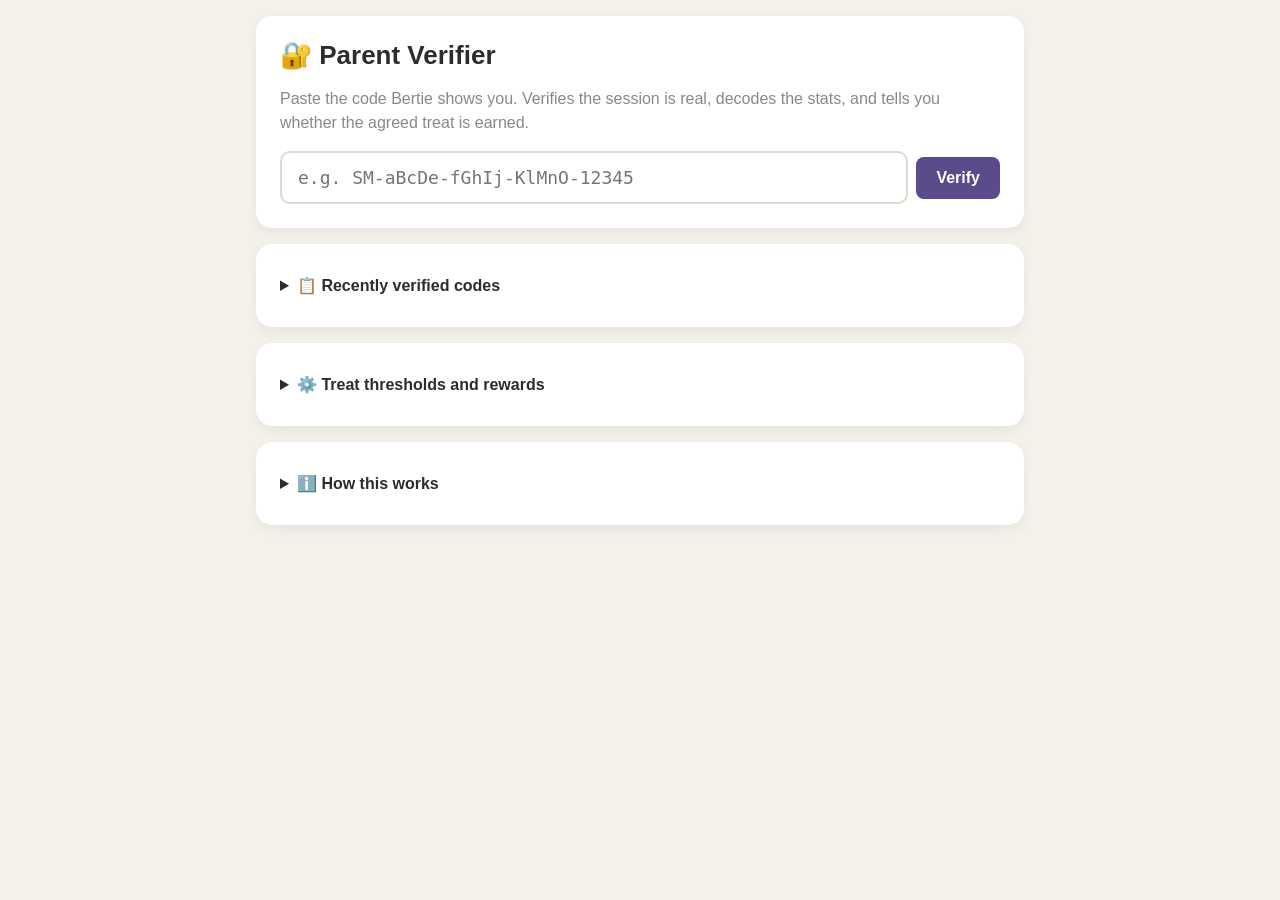
<file: parent.html>
<!DOCTYPE html>
<html lang="en">
<head>
<meta charset="UTF-8">
<meta name="viewport" content="width=device-width, initial-scale=1.0">
<title>Parent Verifier — Bertie's Revision</title>
<style>
  :root {
    --bg: #f4f1ea;
    --card: #ffffff;
    --primary: #5b4b8a;
    --accent: #f0a93b;
    --good: #4caf50;
    --bad: #e74c3c;
    --gold: #d4a017;
    --text: #2c2c2c;
    --muted: #888;
    --border: #e0d9cc;
  }
  * { box-sizing: border-box; }
  html, body { margin: 0; padding: 0; font-family: -apple-system, BlinkMacSystemFont, "Segoe UI", Roboto, sans-serif; background: var(--bg); color: var(--text); }
  .app { max-width: 800px; margin: 0 auto; padding: 16px; min-height: 100vh; }
  .card { background: var(--card); border-radius: 16px; padding: 24px; box-shadow: 0 4px 12px rgba(0,0,0,0.06); margin-bottom: 16px; }
  h1 { margin: 0 0 8px; font-size: 26px; }
  h2 { margin: 0 0 12px; font-size: 20px; }
  h3 { margin: 0 0 8px; font-size: 16px; }
  p { line-height: 1.5; }
  button { font-family: inherit; cursor: pointer; border: none; border-radius: 8px; padding: 12px 20px; font-size: 16px; font-weight: 600; transition: transform 0.1s, background 0.2s; }
  .btn-primary { background: var(--primary); color: white; }
  .btn-secondary { background: var(--card); color: var(--primary); border: 2px solid var(--primary); }
  .btn-ghost { background: transparent; color: var(--muted); }
  .input-row { display: flex; gap: 8px; align-items: center; }
  .text-input { flex: 1; padding: 14px 16px; font-size: 18px; border: 2px solid var(--border); border-radius: 10px; font-family: 'Menlo', 'Consolas', monospace; }
  .text-input:focus { outline: none; border-color: var(--primary); }
  .verdict { padding: 24px; border-radius: 16px; text-align: center; margin: 20px 0; }
  .verdict.small { background: linear-gradient(135deg, #5b4b8a, #3d3262); color: white; }
  .verdict.big { background: linear-gradient(135deg, #f0a93b, #d68a1f); color: white; }
  .verdict.win { background: linear-gradient(135deg, #f1c40f, #d4a017); color: #2c2c2c; }
  .verdict.report { background: #f0f0f0; color: #555; }
  .verdict.invalid { background: #ffebee; color: #c62828; border: 2px solid #e74c3c; }
  .verdict h2 { margin: 0 0 8px; font-size: 24px; }
  .verdict .badge { font-size: 14px; opacity: 0.9; }
  .stats { display: grid; grid-template-columns: repeat(auto-fit, minmax(120px, 1fr)); gap: 12px; margin: 16px 0; }
  .stat { background: rgba(255,255,255,0.15); padding: 12px; border-radius: 10px; text-align: center; }
  .stat .v { font-size: 24px; font-weight: 700; }
  .stat .l { font-size: 12px; opacity: 0.9; }
  .treat-box { background: white; color: var(--text); padding: 16px; border-radius: 10px; margin-top: 16px; }
  .treat-box h3 { color: var(--primary); margin-top: 0; }
  .treat-box .reward { font-size: 18px; font-weight: 600; }
  .ledger { margin-top: 16px; }
  .ledger-entry { display: flex; justify-content: space-between; padding: 8px 12px; border-bottom: 1px solid var(--border); font-size: 14px; }
  .ledger-entry .when { color: var(--muted); }
  .ledger-entry .badge { padding: 2px 8px; border-radius: 4px; font-size: 11px; }
  .badge-sm { background: #efeaff; color: var(--primary); }
  .badge-big { background: #fff3e0; color: #d68a1f; }
  .badge-win { background: #fffbe6; color: #d4a017; }
  .badge-rp { background: #f0f0f0; color: #888; }
  .badge-boss { background: #ffebee; color: #c0392b; font-weight: 700; }
  .config { background: #fffbe6; padding: 16px; border-radius: 10px; margin: 16px 0; border-left: 4px solid var(--accent); font-size: 14px; }
  .config label { display: block; margin-top: 8px; }
  .config input[type="number"], .config input[type="text"] { padding: 6px 10px; border: 1px solid var(--border); border-radius: 6px; font-size: 14px; }
  details summary { cursor: pointer; font-weight: 600; padding: 8px 0; }
</style>
</head>
<body>
<div class="app">
  <div class="card">
    <h1>🔐 Parent Verifier</h1>
    <p style="color: var(--muted);">Paste the code Bertie shows you. Verifies the session is real, decodes the stats, and tells you whether the agreed treat is earned.</p>
    <div class="input-row">
      <input type="text" id="codeInput" class="text-input" placeholder="e.g. SM-aBcDe-fGhIj-KlMnO-12345" autocomplete="off" autocapitalize="off" autocorrect="off" spellcheck="false">
      <button class="btn-primary" onclick="verifyCode()">Verify</button>
    </div>
    <div id="verdict"></div>
  </div>

  <details class="card">
    <summary>📋 Recently verified codes</summary>
    <div id="ledger" class="ledger"></div>
    <button class="btn-ghost" style="margin-top: 12px;" onclick="if(confirm('Clear verified-code ledger?')) { localStorage.removeItem('parentLedger'); renderLedger(); }">Clear ledger</button>
  </details>

  <details class="card">
    <summary>⚙️ Treat thresholds and rewards</summary>
    <div class="config" id="configBox">
      <p><strong>Small code</strong> (evening treat) requires:</p>
      <label>Min minutes: <input type="number" id="cfgSmMin" value="12"></label>
      <label>Min accuracy (0–1): <input type="number" id="cfgSmAcc" value="0.65" step="0.05"></label>
      <label>Min working checks passed: <input type="number" id="cfgSmWc" value="1"></label>
      <label>Reward: <input type="text" id="cfgSmReward" value="Evening treat — 30 min Switch, biscuit, or pick tonight's pudding"></label>

      <p style="margin-top: 16px;"><strong>Big code</strong> (full-day treat) requires:</p>
      <label>Min minutes: <input type="number" id="cfgBigMin" value="25"></label>
      <label>Min accuracy (0–1): <input type="number" id="cfgBigAcc" value="0.80" step="0.05"></label>
      <label>Min working checks passed: <input type="number" id="cfgBigWc" value="2"></label>
      <label>Min skills levelled: <input type="number" id="cfgBigSk" value="2"></label>
      <label>Reward: <input type="text" id="cfgBigReward" value="Full-day treat — pick something within reason (cinema, day out, special meal)"></label>

      <p style="margin-top: 16px;"><strong>Streak win</strong> (£5 pocket money):</p>
      <label>Streak days needed: <input type="number" id="cfgWinDays" value="7"></label>
      <label>Reward: <input type="text" id="cfgWinReward" value="£5 extra pocket money this week 🎉"></label>

      <p style="margin-top: 16px;"><strong>Two-smalls-equals-big rule:</strong> If Bertie accumulates 2 small codes in the same weekend window (Fri–Sun), unlock the Big-tier treat too.</p>
      <label><input type="checkbox" id="cfgTwoSmallRule" checked> Enabled</label>

      <button class="btn-primary" style="margin-top: 16px;" onclick="saveConfig()">Save settings</button>
    </div>
  </details>

  <details class="card">
    <summary>ℹ️ How this works</summary>
    <p>Each session emits one code. Codes are signed so Bertie can't forge or replay them. The verifier checks the signature, decodes the stats, and applies your treat thresholds (above).</p>
    <ul>
      <li><strong>SM-...</strong> Small — solid session.</li>
      <li><strong>BIG-...</strong> Big — strong session that hit higher bars.</li>
      <li><strong>WIN-...</strong> Streak milestone — earned after 7 consecutive days of small-or-better.</li>
      <li><strong>BOSS-...</strong> Boss battle — 10-question mock test passed (70%+ accuracy, no hints, no retries). Counts as a Big-tier treat.</li>
      <li><strong>RP-...</strong> Report — session happened but didn't hit the small-code bar. Still tells you what was done; no treat earned by the rules but you can recognise effort.</li>
    </ul>
    <p><strong>The HMAC secret must match the one in <code>index.html</code>.</strong> Change both files if you want to rotate the secret (and clear Bertie's localStorage so he can't replay old codes).</p>
  </details>
</div>

<script>
const APP = {
  HMAC_SECRET: "change-me-bertie-2026-revision",  // MUST MATCH index.html
};

const DEFAULT_CONFIG = {
  sm:  { min_minutes: 12, min_accuracy: 0.65, min_working_checks: 1, reward: "Evening treat" },
  big: { min_minutes: 25, min_accuracy: 0.80, min_working_checks: 2, min_skills_levelled: 2, reward: "Full-day treat" },
  win: { streak_days: 7, reward: "£5 pocket money" },
  twoSmallRule: true
};

function loadConfig() {
  try { return Object.assign({}, DEFAULT_CONFIG, JSON.parse(localStorage.getItem("parentConfig") || "{}")); }
  catch { return DEFAULT_CONFIG; }
}

function paintConfig() {
  const c = loadConfig();
  document.getElementById("cfgSmMin").value = c.sm.min_minutes;
  document.getElementById("cfgSmAcc").value = c.sm.min_accuracy;
  document.getElementById("cfgSmWc").value = c.sm.min_working_checks;
  document.getElementById("cfgSmReward").value = c.sm.reward;
  document.getElementById("cfgBigMin").value = c.big.min_minutes;
  document.getElementById("cfgBigAcc").value = c.big.min_accuracy;
  document.getElementById("cfgBigWc").value = c.big.min_working_checks;
  document.getElementById("cfgBigSk").value = c.big.min_skills_levelled;
  document.getElementById("cfgBigReward").value = c.big.reward;
  document.getElementById("cfgWinDays").value = c.win.streak_days;
  document.getElementById("cfgWinReward").value = c.win.reward;
  document.getElementById("cfgTwoSmallRule").checked = c.twoSmallRule;
}

function saveConfig() {
  const c = {
    sm: {
      min_minutes: +document.getElementById("cfgSmMin").value,
      min_accuracy: +document.getElementById("cfgSmAcc").value,
      min_working_checks: +document.getElementById("cfgSmWc").value,
      reward: document.getElementById("cfgSmReward").value
    },
    big: {
      min_minutes: +document.getElementById("cfgBigMin").value,
      min_accuracy: +document.getElementById("cfgBigAcc").value,
      min_working_checks: +document.getElementById("cfgBigWc").value,
      min_skills_levelled: +document.getElementById("cfgBigSk").value,
      reward: document.getElementById("cfgBigReward").value
    },
    win: {
      streak_days: +document.getElementById("cfgWinDays").value,
      reward: document.getElementById("cfgWinReward").value
    },
    twoSmallRule: document.getElementById("cfgTwoSmallRule").checked
  };
  localStorage.setItem("parentConfig", JSON.stringify(c));
  alert("Settings saved.");
}

async function hmac(message, secret) {
  const enc = new TextEncoder();
  const key = await crypto.subtle.importKey("raw", enc.encode(secret), { name: "HMAC", hash: "SHA-256" }, false, ["sign"]);
  const sig = await crypto.subtle.sign("HMAC", key, enc.encode(message));
  return Array.from(new Uint8Array(sig)).map(b => b.toString(16).padStart(2, "0")).join("");
}

function parseCode(code) {
  // Expected: TIER-XXXXX-XXXXX-XXXXX-XXXXX  (TIER is case-insensitive, body is case-sensitive base64url)
  const parts = code.trim().split("-");
  if (parts.length < 2) throw new Error("Bad code format");
  const tier = parts[0].toUpperCase();
  if (!["SM", "BIG", "WIN", "RP", "BOSS"].includes(tier)) throw new Error("Unknown code type");
  const body = parts.slice(1).join("");
  // Last 8 chars are HMAC, rest is base64 payload
  if (body.length < 12) throw new Error("Code too short");
  const sig = body.substring(body.length - 8);
  const b64 = body.substring(0, body.length - 8).replace(/-/g, "+").replace(/_/g, "/");
  // base64 decode
  let padding = b64.length % 4 ? "=".repeat(4 - b64.length % 4) : "";
  let payload;
  try { payload = atob(b64 + padding); } catch { throw new Error("Bad base64 payload"); }
  // payload format: tier|day|ctr|mins|qs|correct|levels|wpass|wfail
  const fields = payload.split("|");
  if (fields.length !== 9) throw new Error("Bad payload structure");
  return {
    tier, sig, payloadString: payload,
    day: +fields[1], ctr: +fields[2], mins: +fields[3], qs: +fields[4],
    correct: +fields[5], levels: +fields[6], wpass: +fields[7], wfail: +fields[8]
  };
}

async function verifyCode() {
  const input = document.getElementById("codeInput").value.trim();
  const verdict = document.getElementById("verdict");
  if (!input) return;
  let parsed;
  try { parsed = parseCode(input); }
  catch (e) {
    verdict.innerHTML = `<div class="verdict invalid"><h2>❌ Invalid code</h2><p>${e.message}</p></div>`;
    return;
  }
  // Recompute HMAC
  const expectedSig = (await hmac(parsed.payloadString, APP.HMAC_SECRET)).substring(0, 8).toUpperCase();
  if (expectedSig !== parsed.sig) {
    verdict.innerHTML = `<div class="verdict invalid"><h2>❌ Code signature doesn't match</h2><p>This code wasn't issued by Bertie's app (or the shared secret is different). Did he make it up?</p></div>`;
    return;
  }
  // Check replay protection
  const ledger = JSON.parse(localStorage.getItem("parentLedger") || "[]");
  if (ledger.some(e => e.code === input)) {
    verdict.innerHTML = `<div class="verdict invalid"><h2>⚠️ Code already redeemed</h2><p>This exact code has been verified before. Bertie can't reuse it.</p></div>`;
    return;
  }

  // Decode session
  const accuracy = parsed.qs ? parsed.correct / parsed.qs : 0;
  const cfg = loadConfig();
  const sessionDate = new Date(new Date(2026, 0, 1).getTime() + parsed.day * 86400000);

  // Tier verdict + treat eligibility
  let treatBlocks = [];
  if (parsed.tier === "BOSS") {
    treatBlocks.push({ title: "⚔️ BOSS DEFEATED — Big treat earned", reward: cfg.big.reward + " (boss battle win)" });
  }
  if (parsed.tier === "WIN") {
    treatBlocks.push({ title: "🏆 Streak bonus earned", reward: cfg.win.reward });
  }
  if (parsed.tier === "BIG" || parsed.tier === "WIN") {
    if (parsed.mins >= cfg.big.min_minutes && accuracy >= cfg.big.min_accuracy
        && parsed.wpass >= cfg.big.min_working_checks && parsed.levels >= cfg.big.min_skills_levelled) {
      treatBlocks.push({ title: "🌟 Big treat earned", reward: cfg.big.reward });
    }
  }
  if (parsed.tier === "SM" || parsed.tier === "BIG" || parsed.tier === "WIN") {
    if (parsed.mins >= cfg.sm.min_minutes && accuracy >= cfg.sm.min_accuracy && parsed.wpass >= cfg.sm.min_working_checks) {
      treatBlocks.push({ title: "🎉 Small treat earned", reward: cfg.sm.reward });
    }
  }

  // Two-smalls rule check (weekend accumulator)
  if (cfg.twoSmallRule && parsed.tier === "SM") {
    const dow = sessionDate.getDay();
    const inWeekendWindow = (dow >= 5 || dow === 0); // Fri, Sat, Sun
    if (inWeekendWindow) {
      const weekendCodes = ledger.filter(e => {
        if (e.tier !== "SM") return false;
        const ed = new Date(e.date);
        return Math.abs(ed - sessionDate) < 3 * 86400000 && (ed.getDay() >= 5 || ed.getDay() === 0);
      });
      if (weekendCodes.length >= 1) {
        treatBlocks.push({ title: "🌅 Weekend two-small bonus", reward: cfg.big.reward + " (accumulated)" });
      }
    }
  }

  if (parsed.tier === "RP" && treatBlocks.length === 0) {
    treatBlocks.push({ title: "📝 Session report", reward: "No treat by your rules, but feel free to recognise effort." });
  }

  // Record in ledger
  ledger.unshift({ code: input, date: sessionDate.toISOString(), tier: parsed.tier, mins: parsed.mins, qs: parsed.qs, correct: parsed.correct, levels: parsed.levels, wpass: parsed.wpass, wfail: parsed.wfail });
  if (ledger.length > 200) ledger.length = 200;
  localStorage.setItem("parentLedger", JSON.stringify(ledger));

  const tierClass = parsed.tier === "BIG" || parsed.tier === "BOSS" ? "big" : parsed.tier === "WIN" ? "win" : parsed.tier === "RP" ? "report" : "small";
  const tierName = { SM: "Small code", BIG: "Big code", WIN: "Streak win", RP: "Session report", BOSS: "⚔️ Boss Battle WIN" }[parsed.tier];

  verdict.innerHTML = `
    <div class="verdict ${tierClass}">
      <h2>${tierName} verified ✓</h2>
      <div class="badge">${sessionDate.toLocaleDateString("en-GB", { weekday: "long", day: "numeric", month: "long" })}</div>
      <div class="stats">
        <div class="stat"><div class="v">${parsed.mins}</div><div class="l">Minutes</div></div>
        <div class="stat"><div class="v">${parsed.qs}</div><div class="l">Questions</div></div>
        <div class="stat"><div class="v">${Math.round(accuracy * 100)}%</div><div class="l">Accuracy</div></div>
        <div class="stat"><div class="v">${parsed.levels}</div><div class="l">Skills levelled</div></div>
        <div class="stat"><div class="v">${parsed.wpass}/${parsed.wpass + parsed.wfail}</div><div class="l">Working checks</div></div>
      </div>
      ${treatBlocks.map(t => `
        <div class="treat-box">
          <h3>${t.title}</h3>
          <div class="reward">${t.reward}</div>
        </div>
      `).join("")}
    </div>
  `;
  renderLedger();
}

function renderLedger() {
  const ledger = JSON.parse(localStorage.getItem("parentLedger") || "[]");
  const el = document.getElementById("ledger");
  if (!ledger.length) { el.innerHTML = "<p style='color: var(--muted);'>No codes verified yet.</p>"; return; }
  el.innerHTML = ledger.slice(0, 20).map(e => {
    const d = new Date(e.date);
    const dateStr = d.toLocaleDateString("en-GB", { weekday: "short", day: "numeric", month: "short" });
    const acc = e.qs ? Math.round(100 * e.correct / e.qs) : 0;
    const badgeClass = "badge-" + e.tier.toLowerCase();
    return `<div class="ledger-entry">
      <span><span class="badge ${badgeClass}">${e.tier}</span> ${dateStr}</span>
      <span class="when">${e.mins}m · ${e.qs}q · ${acc}%</span>
    </div>`;
  }).join("");
}

paintConfig();
renderLedger();
// Enter in input triggers verify
document.getElementById("codeInput").addEventListener("keydown", e => { if (e.key === "Enter") verifyCode(); });
</script>
</body>
</html>
</file>
<file: theme-neon-tokyo.css>
/* =============================================================================
   NEON TOKYO STRIKE — drop-in theme for Bertie's Revision Game
   ----------------------------------------------------------------------------
   Apply by adding 3 lines to the <head> of index.html, AFTER the existing
   inline <style> block:

     <link href="https://fonts.googleapis.com/css2?family=Russo+One&family=Orbitron:wght@500;700;900&family=JetBrains+Mono:wght@400;500;700&display=swap" rel="stylesheet">
     <link rel="stylesheet" href="theme-neon-tokyo.css">
     <script src="theme-neon-tokyo.js" defer></script>

   Kanji glyphs use system CJK fonts (Hiragino on macOS/iOS, Yu Gothic on Windows,
   Noto Sans CJK on Android — all OSes Bertie might use). No JP web-font needed.

   The companion JS adds kanji watermarks and labels as real DOM nodes (the
   engine re-renders innerHTML on every screen change — a MutationObserver in
   the script re-decorates after each render).
   ============================================================================= */

/* ---- 1. PALETTE & TOKEN OVERRIDES ----------------------------------------- */
:root {
  /* base */
  --bg:           #05050a;
  --bg-2:         #0a0a14;
  --bg-3:         #11111e;
  --card:         #0d0d18;
  --text:         #f4f4ff;
  --muted:        rgba(255,255,255,0.55);
  --border:       rgba(255,255,255,0.12);

  /* neon accents */
  --primary:      #ff1a8c;          /* hot magenta — main brand */
  --primary-dark: #c80f6d;
  --accent:       #00e5ff;          /* electric cyan */
  --good:         #00e5ff;          /* cyan = success */
  --bad:          #ff3344;          /* red = wrong */
  --warn:         #ffe23a;          /* yellow = warning */

  /* per-subject neon hues (district colors) */
  --science:    #00e5ff;
  --history:    #ff1a8c;
  --geography:  #ffe23a;
  --computing:  #ff3344;

  /* fonts */
  --font-display: "Russo One", "Orbitron", system-ui, sans-serif;
  --font-mono:    "JetBrains Mono", ui-monospace, "Menlo", monospace;
  /* Kanji: just use sans-serif — every modern OS's default sans-serif
     chain includes CJK glyphs (Hiragino/Yu/Noto). Listing them explicitly
     pins the family BEFORE the OS gets to do per-glyph fallback, which can
     leave tofu boxes on systems where the explicit font isn't installed. */
  --font-kanji:   sans-serif;
  --font-body:    "Russo One", system-ui, sans-serif;

  color-scheme: dark;
}

/* ---- 2. PAGE FRAME -------------------------------------------------------- */
html, body {
  background: var(--bg) !important;
  color: var(--text) !important;
  font-family: var(--font-display);
  -webkit-font-smoothing: antialiased;
  font-feature-settings: "ss01", "ss02";
}

/* full-page scanlines + grid overlay */
body::before {
  content: "";
  position: fixed; inset: 0; pointer-events: none; z-index: 1;
  background-image: repeating-linear-gradient(0deg, rgba(255,255,255,0.04) 0 1px, transparent 1px 3px);
}
body::after {
  content: "";
  position: fixed; inset: 0; pointer-events: none; z-index: 1;
  background:
    radial-gradient(80% 50% at 50% 0%, rgba(255,26,140,0.10) 0%, transparent 60%),
    radial-gradient(60% 50% at 100% 100%, rgba(0,229,255,0.08) 0%, transparent 60%);
}

.app { position: relative; z-index: 2; padding: 24px 16px 80px; max-width: 1000px; }

/* ---- 3. TOPBAR ------------------------------------------------------------ */
.topbar { border-bottom: 1px solid var(--border); padding: 18px 4px 14px; }
.topbar .logo {
  font-family: var(--font-display); font-size: 22px; letter-spacing: 2px;
  color: var(--text) !important; text-transform: uppercase;
  display: flex; align-items: center; gap: 10px;
}
.topbar .logo .nt-logo-kanji {
  font-family: sans-serif; font-size: 14px;
  font-weight: 700; color: var(--primary); letter-spacing: 3px;
  text-transform: none;
}
.topbar .stats { font-family: var(--font-mono); font-size: 11px; letter-spacing: 1.5px; gap: 14px; }
.topbar .stats span { color: var(--muted) !important; text-transform: uppercase; }
.topbar .stats span strong { color: var(--accent) !important; font-weight: 700; }

/* ---- 4. CARDS ------------------------------------------------------------- */
.card {
  background: var(--card) !important;
  border: 1px solid var(--border);
  border-radius: 4px;
  box-shadow:
    inset 0 0 24px rgba(255,26,140,0.04),
    0 8px 24px rgba(0,0,0,0.55);
  position: relative;
  padding: 22px !important;
}
/* corner brackets on cards */
.card::before, .card::after {
  content: ""; position: absolute; width: 14px; height: 14px;
  pointer-events: none;
}
.card::before {
  top: 6px; left: 6px;
  border-top: 2px solid var(--accent); border-left: 2px solid var(--accent);
}
.card::after {
  bottom: 6px; right: 6px;
  border-bottom: 2px solid var(--accent); border-right: 2px solid var(--accent);
}

h1, h2, h3 {
  font-family: var(--font-display); letter-spacing: 1px;
  text-transform: uppercase; color: var(--text);
}
h1 { font-size: 26px; }
h2 { font-size: 20px; }
h3 { font-size: 16px; }

/* small kanji caption under H1 (injected by JS as .nt-h1-kanji) */
.card h1 + .nt-h1-kanji {
  font-family: sans-serif; font-size: 11px; color: var(--primary);
  letter-spacing: 4px; margin-top: 4px; font-weight: 700;
  text-transform: none;
}

/* ---- 5. BUTTONS ----------------------------------------------------------- */
button {
  font-family: var(--font-display) !important;
  letter-spacing: 2px !important; text-transform: uppercase;
  border-radius: 2px !important;
  transition: transform .1s, box-shadow .2s, background .2s, color .2s !important;
}
.btn-primary {
  background: linear-gradient(90deg, var(--primary), #ff5577) !important;
  color: #fff !important;
  clip-path: polygon(8px 0, 100% 0, calc(100% - 8px) 100%, 0 100%);
  box-shadow: 0 0 18px rgba(255,26,140,0.55), inset 0 1px 0 rgba(255,255,255,0.25) !important;
  border: none !important;
}
.btn-primary:hover {
  background: linear-gradient(90deg, #ff3a9c, var(--primary)) !important;
  box-shadow: 0 0 26px rgba(255,26,140,0.8), inset 0 1px 0 rgba(255,255,255,0.4) !important;
}
.btn-secondary {
  background: transparent !important;
  color: var(--accent) !important;
  border: 1px solid var(--accent) !important;
  padding: 10px 16px !important;
  font-size: 13px !important;
}
.btn-secondary:hover {
  background: rgba(0,229,255,0.12) !important;
  box-shadow: 0 0 14px rgba(0,229,255,0.6);
}
.btn-ghost {
  color: var(--muted) !important;
  background: transparent !important;
  border: 1px dashed var(--border) !important;
}
.btn-ghost:hover { color: var(--text) !important; border-color: var(--muted) !important; }

/* ---- 6. SUBJECT CARDS (HOME) ---------------------------------------------- */
.subject-grid { gap: 14px !important; }

.subject-card {
  background: var(--bg-2) !important;
  border: 1px solid var(--border);
  color: var(--text) !important;
  position: relative; overflow: hidden;
  padding: 16px 14px 14px !important;
  border-radius: 0 !important;
  clip-path: polygon(0 0, 100% 0, 100% calc(100% - 12px), calc(100% - 12px) 100%, 0 100%);
  text-align: left !important;
  box-shadow: 0 6px 20px rgba(0,0,0,0.5);
  transition: transform .15s, box-shadow .2s !important;
  display: flex !important; flex-direction: column;
}
.subject-card > div[onclick] { flex: 1; }
.subject-card:hover { transform: translateY(-3px) !important; }

/* giant kanji watermark behind each card (rendered as real .nt-watermark span
   by theme-neon-tokyo.js; styled here) */
.subject-card .nt-watermark {
  position: absolute; right: 6px; bottom: -14px;
  font-family: sans-serif; font-weight: 700; font-size: 96px;
  line-height: 1; opacity: 0.45; letter-spacing: normal;
  pointer-events: none; z-index: 0; user-select: none;
}
.subject-card.science   .nt-watermark { color: var(--science);   }
.subject-card.history   .nt-watermark { color: var(--history);   }
.subject-card.geography .nt-watermark { color: var(--geography); }
.subject-card.computing .nt-watermark { color: var(--computing); }

/* per-subject accent border + glow + tinted overlay */
.subject-card.science {
  background: linear-gradient(160deg, rgba(0,229,255,0.10), transparent 60%), var(--bg-2) !important;
  border-color: rgba(0,229,255,0.45);
  box-shadow: 0 6px 18px rgba(0,229,255,0.18), inset 0 0 30px rgba(0,229,255,0.06);
}
.subject-card.history {
  background: linear-gradient(160deg, rgba(255,26,140,0.10), transparent 60%), var(--bg-2) !important;
  border-color: rgba(255,26,140,0.45);
  box-shadow: 0 6px 18px rgba(255,26,140,0.18), inset 0 0 30px rgba(255,26,140,0.06);
}
.subject-card.geography {
  background: linear-gradient(160deg, rgba(255,226,58,0.10), transparent 60%), var(--bg-2) !important;
  border-color: rgba(255,226,58,0.45);
  box-shadow: 0 6px 18px rgba(255,226,58,0.18), inset 0 0 30px rgba(255,226,58,0.06);
}
.subject-card.computing {
  background: linear-gradient(160deg, rgba(255,51,68,0.10), transparent 60%), var(--bg-2) !important;
  border-color: rgba(255,51,68,0.45);
  box-shadow: 0 6px 18px rgba(255,51,68,0.18), inset 0 0 30px rgba(255,51,68,0.06);
}

/* district label above the subject name */
.subject-card h3 {
  position: relative; font-size: 22px; margin-bottom: 4px !important;
  letter-spacing: 2px; text-transform: uppercase;
}
/* district label (rendered as real .nt-prefix div by JS) */
.subject-card .nt-prefix {
  position: relative; z-index: 1;
  font-family: var(--font-mono); font-size: 9px; letter-spacing: 2px;
  opacity: 0.75; text-transform: uppercase;
  margin-bottom: 2px;
}
.subject-card.science   .nt-prefix { color: var(--science); }
.subject-card.history   .nt-prefix { color: var(--history); }
.subject-card.geography .nt-prefix { color: var(--geography); }
.subject-card.computing .nt-prefix { color: var(--computing); }

.subject-card.science h3     { color: var(--science); }
.subject-card.history h3     { color: var(--history); }
.subject-card.geography h3   { color: var(--geography); }
.subject-card.computing h3   { color: var(--computing); }

.subject-card .icon {
  display: none; /* emoji icon replaced by giant kanji watermark */
}

.subject-card .meta {
  font-family: var(--font-mono); font-size: 10px; letter-spacing: 1.5px;
  color: var(--muted) !important; text-transform: uppercase;
}

/* progress bar */
.progress {
  background: rgba(255,255,255,0.06) !important;
  border: 1px solid var(--border) !important;
  height: 6px !important; border-radius: 0 !important;
  clip-path: polygon(0 0, 100% 0, calc(100% - 3px) 100%, 0 100%);
}
.progress-bar {
  background: linear-gradient(90deg, var(--primary), var(--accent)) !important;
  box-shadow: 0 0 8px var(--primary);
}
.subject-card.science   .progress-bar { background: var(--science);   box-shadow: 0 0 10px var(--science); }
.subject-card.history   .progress-bar { background: var(--history);   box-shadow: 0 0 10px var(--history); }
.subject-card.geography .progress-bar { background: var(--geography); box-shadow: 0 0 10px var(--geography); }
.subject-card.computing .progress-bar { background: var(--computing); box-shadow: 0 0 10px var(--computing); }

/* keep card text above the kanji watermark */
.subject-card > * { position: relative; z-index: 1; }

/* small action buttons inside subject cards — kill their inline styles */
.subject-card .home-actions {
  display: grid !important;
  grid-template-columns: 1fr 1fr;
  gap: 6px !important;
  margin-top: 10px !important;
}
.subject-card .home-actions button {
  background: rgba(0,0,0,0.45) !important;
  border: 1px solid var(--border) !important;
  color: var(--text) !important;
  font-family: var(--font-mono) !important;
  font-size: 9px !important; letter-spacing: 1px !important;
  padding: 6px 4px !important;
  border-radius: 0 !important;
  clip-path: none !important;
  white-space: nowrap;
  text-align: center;
  line-height: 1.2;
}
.subject-card .home-actions button:hover {
  background: rgba(255,255,255,0.08) !important;
  border-color: var(--accent) !important;
  color: var(--accent) !important;
}
/* boss button (red) — override the inline #c0392b */
.subject-card .home-actions button[onclick*="startBossBattle"] {
  background: linear-gradient(90deg, var(--bad), #c61f30) !important;
  border-color: var(--bad) !important;
  color: #fff !important;
  box-shadow: 0 0 10px rgba(255,51,68,0.45);
}
.subject-card .home-actions button[onclick*="startBossBattle"]:hover {
  background: linear-gradient(90deg, #ff4a5a, var(--bad)) !important;
}

/* ---- 7. STATS GRID -------------------------------------------------------- */
.stats-grid { gap: 10px !important; }
.stat-box {
  background: var(--bg-2) !important;
  border: 1px solid var(--border) !important;
  border-radius: 0 !important;
  padding: 14px 10px !important;
  clip-path: polygon(0 0, 100% 0, calc(100% - 6px) 100%, 0 100%);
  position: relative;
}
.stat-box .value {
  font-family: var(--font-display) !important;
  font-size: 28px !important; line-height: 1 !important;
  color: var(--accent) !important;
  text-shadow: 0 0 10px var(--accent);
  letter-spacing: 1px;
}
.stat-box .label {
  font-family: var(--font-mono) !important;
  font-size: 9px !important; letter-spacing: 1.5px; margin-top: 6px !important;
  text-transform: uppercase; color: var(--muted) !important;
}

/* ---- 8. SESSION / QUESTION ------------------------------------------------ */
.session-header { border-bottom: 1px dashed var(--border); padding-bottom: 8px; margin-bottom: 12px; }
.question-counter {
  font-family: var(--font-mono) !important; font-size: 11px !important;
  letter-spacing: 2px; color: var(--accent) !important;
  text-transform: uppercase;
}

.question-meta { gap: 6px !important; }
.tag {
  background: transparent !important;
  border: 1px solid var(--border) !important;
  color: var(--muted) !important;
  font-family: var(--font-mono) !important; font-size: 10px !important;
  letter-spacing: 1.5px !important;
  border-radius: 0 !important; padding: 2px 7px !important;
  text-transform: uppercase;
}
.tag.tier-introduce  { color: #8be0a8 !important; border-color: #8be0a866 !important; background: rgba(139,224,168,0.08) !important; }
.tag.tier-strengthen { color: var(--warn) !important;  border-color: rgba(255,226,58,0.4) !important;  background: rgba(255,226,58,0.08) !important; }
.tag.tier-deepen     { color: var(--primary) !important; border-color: rgba(255,26,140,0.4) !important; background: rgba(255,26,140,0.08) !important; }

.question-prompt {
  font-family: var(--font-display) !important;
  font-size: 20px !important; line-height: 1.35 !important;
  color: var(--text) !important;
  padding: 14px 14px 14px 36px !important;
  position: relative;
  background: linear-gradient(180deg, rgba(0,229,255,0.06), transparent);
  border: 1px solid rgba(0,229,255,0.25);
  clip-path: polygon(10px 0, 100% 0, 100% calc(100% - 10px), calc(100% - 10px) 100%, 0 100%, 0 10px);
  margin: 6px 0 16px !important;
}
.question-prompt .nt-q-kanji {
  position: absolute; left: 8px; top: 6px;
  font-family: sans-serif; font-weight: 700;
  font-size: 26px; color: var(--accent); opacity: 0.55; line-height: 1;
  pointer-events: none;
}

/* MCQ options as attack cards */
.options { gap: 7px !important; }
.option {
  background: rgba(255,255,255,0.03) !important;
  border: 1px solid var(--border) !important;
  color: var(--text) !important;
  font-family: var(--font-display) !important;
  font-size: 15px !important; letter-spacing: 0.5px;
  padding: 12px 14px !important;
  border-radius: 0 !important;
  clip-path: polygon(0 0, 100% 0, calc(100% - 8px) 100%, 0 100%);
  position: relative;
  transition: all .15s !important;
}
.option:hover {
  border-color: var(--accent) !important;
  background: rgba(0,229,255,0.06) !important;
}
.option.selected {
  border-color: var(--primary) !important;
  background: linear-gradient(90deg, rgba(255,26,140,0.2), transparent) !important;
  box-shadow: 0 0 14px rgba(255,26,140,0.45), inset 0 0 16px rgba(255,26,140,0.12);
}
/* state badge injected by JS as .nt-opt-badge */
.option .nt-opt-badge {
  position: absolute; right: 14px; top: 50%; transform: translateY(-50%);
  font-family: sans-serif; font-size: 11px;
  letter-spacing: 2px;
  pointer-events: none;
}
.option .nt-opt-badge.sel  { color: var(--primary); }
.option .nt-opt-badge.good { color: var(--good); }
.option .nt-opt-badge.bad  { color: var(--bad); }
.option.correct {
  border-color: var(--good) !important;
  background: rgba(0,229,255,0.12) !important;
  box-shadow: 0 0 16px rgba(0,229,255,0.4);
}
.option.incorrect {
  border-color: var(--bad) !important;
  background: rgba(255,51,68,0.12) !important;
}

/* ---- 9. TEXT INPUT / CANVAS PAD ------------------------------------------- */
.input-row .text-input,
.text-input {
  background: var(--bg-2) !important;
  border: 1px solid var(--border) !important;
  color: var(--text) !important;
  border-radius: 0 !important;
  font-family: var(--font-mono) !important;
  letter-spacing: 1px;
}
.text-input:focus {
  border-color: var(--accent) !important;
  box-shadow: 0 0 12px rgba(0,229,255,0.4) !important;
  outline: none;
}

.canvas-wrap {
  background: var(--bg-2) !important;
  border: 1px dashed var(--border) !important;
  border-radius: 0 !important;
}
.canvas-toolbar { background: var(--bg-3) !important; border-bottom: 1px solid var(--border) !important; }
.canvas-toolbar button {
  background: rgba(255,255,255,0.04) !important;
  border: 1px solid var(--border) !important;
  color: var(--text) !important;
  font-family: var(--font-mono) !important;
  font-size: 11px !important; letter-spacing: 1px;
  border-radius: 0 !important;
}
.canvas-toolbar button.active {
  background: var(--primary) !important; border-color: var(--primary) !important; color: #fff !important;
  box-shadow: 0 0 8px rgba(255,26,140,0.6);
}
.canvas-toolbar .toolbar-hint { font-family: var(--font-mono); font-size: 10px; letter-spacing: 1px; color: var(--muted); }
#scratchText { background: var(--bg-2) !important; color: var(--text) !important; }

/* ---- 10. FEEDBACK / ANSWER REVEAL ----------------------------------------- */
.feedback {
  border-radius: 0 !important;
  padding: 14px 14px 14px 18px !important;
  position: relative;
}
.feedback.correct {
  background: rgba(0,229,255,0.08) !important;
  border-left: 3px solid var(--good) !important;
  box-shadow: inset 0 0 30px rgba(0,229,255,0.05);
}
.feedback.incorrect {
  background: rgba(255,51,68,0.08) !important;
  border-left: 3px solid var(--bad) !important;
  box-shadow: inset 0 0 30px rgba(255,51,68,0.05);
}
.feedback .explanation { color: var(--text) !important; opacity: 0.85; font-family: -apple-system, system-ui, sans-serif; font-size: 14px; }
.feedback .further-learning { color: var(--muted) !important; font-family: var(--font-mono); font-size: 12px; }
.feedback .further-learning a { color: var(--accent) !important; }

/* ---- 11. BOSS BANNER + BOSS MODE ------------------------------------------ */
.boss-banner {
  background:
    repeating-linear-gradient(45deg, rgba(255,226,58,0.06) 0 12px, transparent 12px 24px),
    linear-gradient(135deg, rgba(255,51,68,0.4), var(--bg-2)) !important;
  border: 1px solid var(--bad) !important;
  border-radius: 0 !important;
  position: relative; overflow: hidden;
  clip-path: polygon(0 0, 100% 0, 100% calc(100% - 10px), calc(100% - 10px) 100%, 10px 100%, 0 calc(100% - 10px));
  box-shadow: 0 0 24px rgba(255,51,68,0.4);
}
/* giant 'boss' kanji watermark, injected by JS as .nt-boss-kanji */
.boss-banner .nt-boss-kanji {
  position: absolute; right: -8px; bottom: -32px;
  font-family: sans-serif; font-weight: 700; font-size: 140px;
  color: var(--bad); opacity: 0.25; line-height: 1;
  pointer-events: none; user-select: none;
}
.boss-banner .nt-boss-warn {
  font-family: var(--font-mono); font-size: 10px; letter-spacing: 4px;
  color: var(--warn); margin-bottom: 4px;
}
.boss-banner .icon { display: none; }
.boss-banner h3 {
  color: #fff !important; font-family: var(--font-display);
  font-size: 22px; letter-spacing: 3px;
  position: relative; z-index: 1;
}
.boss-banner p {
  color: rgba(255,255,255,0.85) !important;
  font-family: var(--font-mono); font-size: 11px; letter-spacing: 1px;
  position: relative; z-index: 1;
}
.boss-banner button {
  background: #fff !important; color: var(--bad) !important;
  font-family: var(--font-display) !important; letter-spacing: 3px;
  box-shadow: 0 0 14px rgba(255,255,255,0.4) !important;
  clip-path: polygon(8px 0, 100% 0, calc(100% - 8px) 100%, 0 100%);
}
.boss-timer {
  background: rgba(255,51,68,0.2) !important; color: var(--bad) !important;
  font-family: var(--font-mono) !important; border-radius: 0 !important;
  border: 1px solid var(--bad);
}
.boss-timer.warn { background: rgba(255,226,58,0.2) !important; color: var(--warn) !important; border-color: var(--warn); }
.boss-timer.crit { background: rgba(255,51,68,0.3) !important; color: var(--bad) !important; }

/* ---- 12. PILLS / SKILL ROWS / TREE ---------------------------------------- */
.pill {
  border-radius: 0 !important; font-family: var(--font-mono) !important;
  font-size: 10px !important; letter-spacing: 1.5px; padding: 3px 10px !important;
  text-transform: uppercase;
}
.pill.good    { background: rgba(0,229,255,0.12) !important; color: var(--good) !important; border: 1px solid var(--good); }
.pill.bad     { background: rgba(255,51,68,0.12) !important; color: var(--bad)  !important; border: 1px solid var(--bad); }
.pill.neutral { background: rgba(255,255,255,0.06) !important; color: var(--muted) !important; border: 1px solid var(--border); }

.skill-row .skill-bar { background: rgba(255,255,255,0.06) !important; }
.skill-row .skill-bar-fill { background: linear-gradient(90deg, var(--primary), var(--accent)) !important; }
.skill-row .skill-name { color: var(--text) !important; }
.skill-row .skill-score { color: var(--muted) !important; font-family: var(--font-mono); }

.tree-node summary:hover { background: rgba(255,26,140,0.08) !important; }
.tree-node summary::before { color: var(--accent) !important; }
.tree-node-content { border-left: 1px solid var(--border) !important; }
.tree-label { color: var(--text) !important; }
.tree-meta { color: var(--muted) !important; font-family: var(--font-mono); font-size: 10px; letter-spacing: 1px; }
.tree-pct { color: var(--accent) !important; font-family: var(--font-mono); }
.tree-bar { background: rgba(255,255,255,0.06) !important; }
.tree-leaf:hover { background: rgba(0,229,255,0.05) !important; }
.tree-practice {
  background: transparent !important;
  border: 1px solid var(--primary) !important;
  color: var(--primary) !important;
  border-radius: 0 !important;
  font-family: var(--font-mono) !important; font-size: 10px !important;
  letter-spacing: 1.5px !important;
  clip-path: polygon(4px 0, 100% 0, calc(100% - 4px) 100%, 0 100%);
}
.tree-practice:hover { background: var(--primary) !important; color: #fff !important; box-shadow: 0 0 10px var(--primary); }

/* ---- 13. END SCREEN / REWARD CODE ----------------------------------------- */
.end-screen { padding: 28px !important; }
.celebration .emoji {
  filter: drop-shadow(0 0 20px var(--primary)) drop-shadow(0 0 40px var(--primary));
  animation: ntPulse 1.8s ease-in-out infinite;
}
.celebration h1 {
  font-family: var(--font-display);
  font-size: 32px !important; letter-spacing: 4px;
  text-shadow: 0 0 18px var(--primary);
}
@keyframes ntPulse {
  0%, 100% { transform: scale(1); filter: drop-shadow(0 0 20px var(--primary)); }
  50%      { transform: scale(1.06); filter: drop-shadow(0 0 40px var(--primary)) drop-shadow(0 0 60px var(--accent)); }
}

.end-screen .code-display {
  font-family: var(--font-mono) !important;
  background: linear-gradient(135deg, rgba(255,26,140,0.18), rgba(0,229,255,0.1)) !important;
  border: 1px solid var(--primary);
  color: var(--text) !important;
  border-radius: 0 !important;
  letter-spacing: 2px !important;
  text-shadow: 0 0 10px var(--primary);
  box-shadow:
    0 0 28px rgba(255,26,140,0.45),
    inset 0 0 24px rgba(255,26,140,0.15);
  clip-path: polygon(0 0, 100% 0, 100% calc(100% - 12px), calc(100% - 12px) 100%, 0 100%);
  padding: 18px 22px !important;
  position: relative;
}
/* code label injected by JS as .nt-code-label */
.nt-code-label {
  font-family: var(--font-mono); font-size: 10px;
  color: var(--warn); letter-spacing: 3px;
  margin-bottom: 6px;
  text-align: center;
}
.end-screen .code-display.big {
  background: linear-gradient(135deg, rgba(255,226,58,0.22), rgba(255,26,140,0.15)) !important;
  border-color: var(--warn);
  box-shadow: 0 0 32px rgba(255,226,58,0.5), inset 0 0 24px rgba(255,226,58,0.18);
}
.end-screen .code-display.streak {
  background: linear-gradient(135deg, rgba(255,226,58,0.25), rgba(255,51,68,0.18)) !important;
  border-color: var(--warn);
}
.end-screen .code-display.report {
  background: rgba(255,255,255,0.04) !important;
  border-color: var(--muted); color: var(--muted) !important;
  box-shadow: none; text-shadow: none;
}

/* ---- 14. MODAL ------------------------------------------------------------ */
.modal-bg { background: rgba(0,0,0,0.78) !important; backdrop-filter: blur(6px); }
.modal {
  background: var(--card) !important;
  border: 1px solid var(--accent) !important;
  border-radius: 0 !important;
  box-shadow: 0 0 40px rgba(0,229,255,0.3), inset 0 0 30px rgba(0,229,255,0.05);
  color: var(--text);
}

/* ---- 15. ACHIEVEMENT TOAST ------------------------------------------------ */
.achievement-toast {
  background: var(--card) !important;
  border: 1px solid var(--warn) !important;
  border-left: 4px solid var(--warn) !important;
  border-radius: 0 !important;
  box-shadow: 0 0 24px rgba(255,226,58,0.4);
  font-family: var(--font-mono);
}
.achievement-toast .ach-title {
  font-family: var(--font-display) !important;
  color: var(--warn) !important;
  letter-spacing: 2px; text-transform: uppercase;
}
.achievement-toast .ach-desc { color: var(--muted) !important; font-size: 11px; letter-spacing: 1px; }

/* ---- 16. LEDGER ENTRIES (history) ----------------------------------------- */
.ledger-entry { border-bottom: 1px dashed var(--border) !important; font-family: var(--font-mono); color: var(--text); }

/* ---- 17. MOBILE TWEAKS ---------------------------------------------------- */
@media (max-width: 600px) {
  .question-prompt { font-size: 16px !important; padding-left: 32px !important; }
  .subject-card::before { font-size: 92px; }
  .end-screen .code-display { font-size: 18px !important; padding: 14px !important; }
  .celebration h1 { font-size: 22px !important; letter-spacing: 2px; }
}

/* ---- 18. SUBTLE PAGE GLOW BEHIND ------------------------------------------ */
/* (Removed: the .app::before 交換 corner kanji didn't render reliably as a
   pseudo-element. Can be re-added via .nt-page-watermark in the decor JS if
   wanted.) */
</file>
